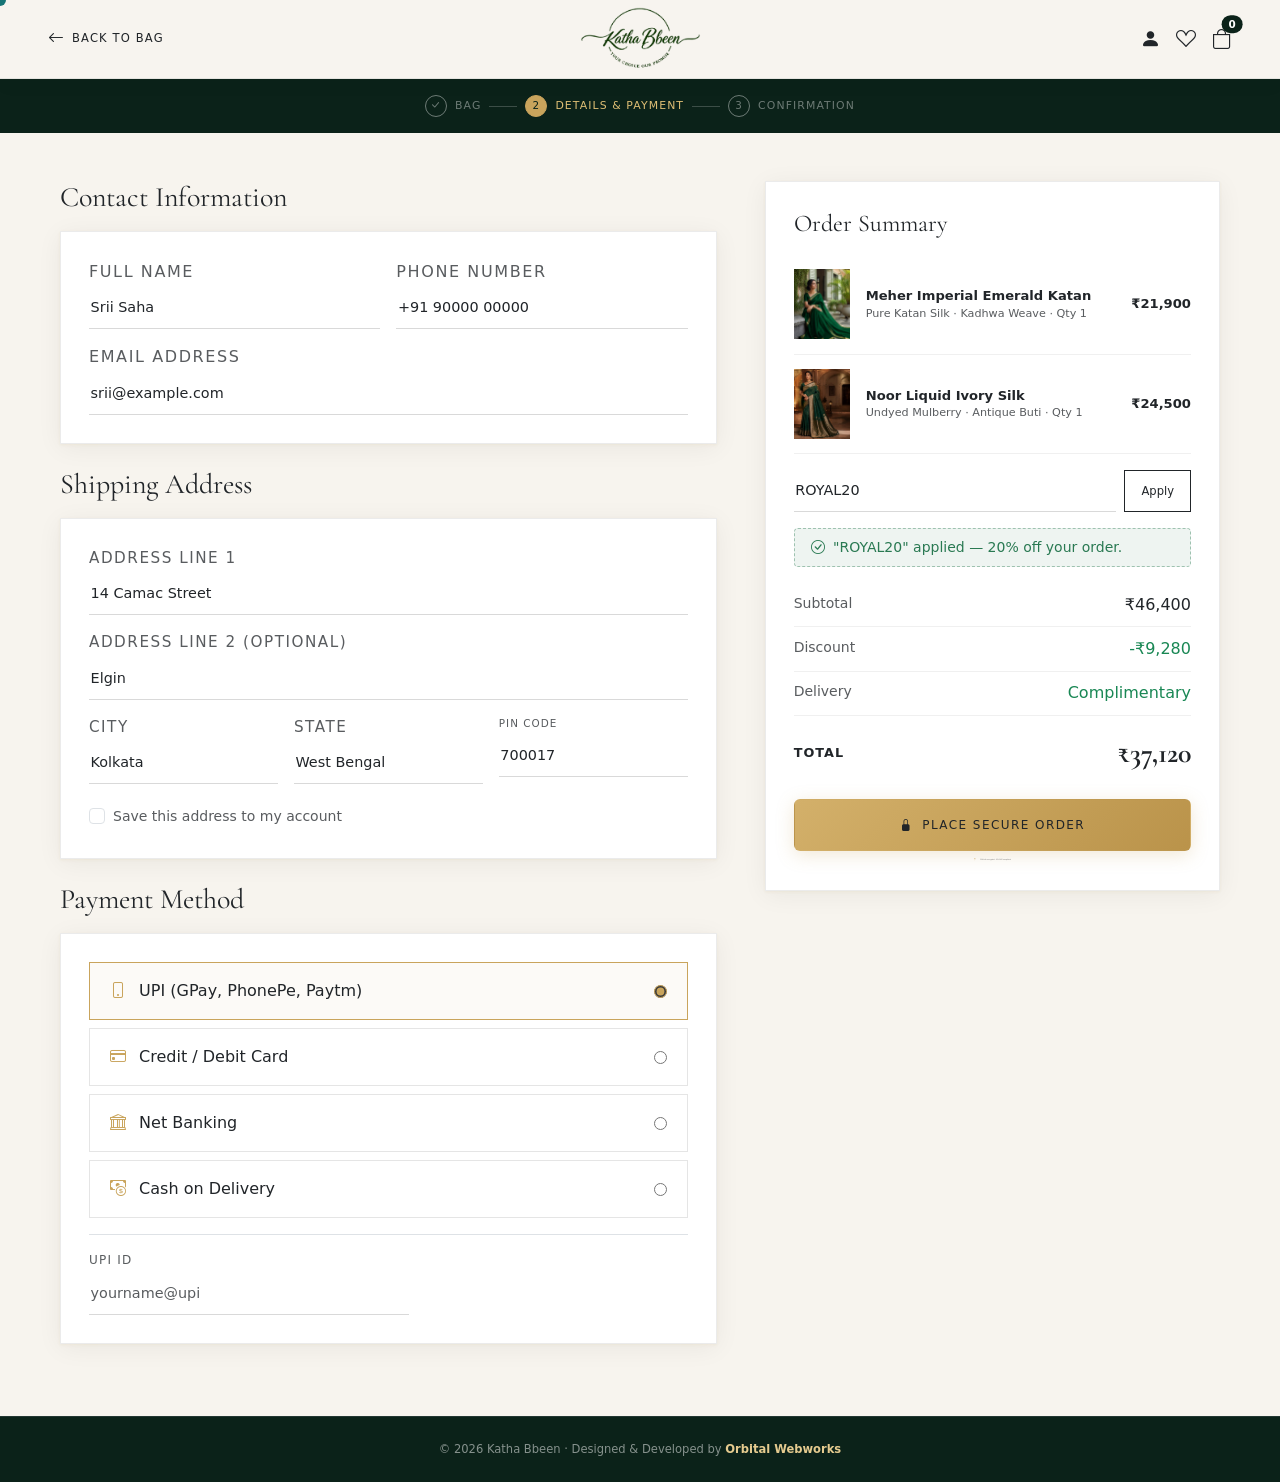
<file: checkout.html>
<!DOCTYPE html>
<html lang="en">

<head>
  <meta charset="UTF-8" />
  <meta name="viewport" content="width=device-width, initial-scale=1.0" />
  <title>Katha Bbeen | Checkout</title>
  <link rel="stylesheet" href="style.css">
  <link href="https://cdn.jsdelivr.net/npm/bootstrap@5.3.3/dist/css/bootstrap.min.css" rel="stylesheet" />
  <link rel="stylesheet" href="https://cdn.jsdelivr.net/npm/bootstrap-icons@1.11.3/font/bootstrap-icons.min.css" />
  <link rel="preconnect" href="https://fonts.googleapis.com">
  <link rel="preconnect" href="https://fonts.gstatic.com" crossorigin>
  <script src="https://cdnjs.cloudflare.com/ajax/libs/gsap/3.12.5/gsap.min.js"></script>
  <link
    href="https://fonts.googleapis.com/css2?family=Cormorant+Garamond:ital,wght@0,300;0,400;0,500;0,600;0,700;1,400;1,600&family=Plus+Jakarta+Sans:wght@300;400;500;600;700&display=swap"
    rel="stylesheet">

  <style>
    body {
      overflow-x: hidden;
    }
    .co-card {
  background: #fff;
  border: 1px solid rgba(0, 0, 0, 0.08);
  padding: 1.75rem;
  box-shadow: 0 4px 24px rgba(11, 34, 25, 0.06), 0 1px 3px rgba(201, 164, 92, 0.1);
}
    /* Step indicator */
    .checkout-steps {
      display: flex;
      align-items: center;
      justify-content: center;
      gap: 0.5rem;
    }

    .checkout-step {
      display: flex;
      align-items: center;
      gap: 0.5rem;
      color: rgba(255, 255, 255, 0.4);
      font-size: 0.68rem;
      letter-spacing: 0.1em;
      text-transform: uppercase;
    }

    .checkout-step.active {
      color: #dfbf75;
    }

    .checkout-step-num {
      width: 22px;
      height: 22px;
      border-radius: 50%;
      border: 1px solid currentColor;
      display: flex;
      align-items: center;
      justify-content: center;
      font-size: 0.65rem;
    }

    .checkout-step.active .checkout-step-num {
      background: #c9a45c;
      color: #0b2219;
      border-color: #c9a45c;
    }

    .checkout-step-sep {
      width: 28px;
      height: 1px;
      background: rgba(255, 255, 255, 0.2);
    }

    /* Form */
    .co-card {
      background: #fff;
      border: 1px solid rgba(0, 0, 0, 0.08);
      padding: 1.75rem;
    }

    .co-input {
      border: none;
      border-bottom: 1px solid rgba(0, 0, 0, 0.15);
      border-radius: 0;
      padding: 0.6rem 0.1rem;
      font-size: 0.9rem;
      background: transparent;
    }

    .co-input:focus {
      box-shadow: none;
      border-bottom-color: #c9a45c;
      outline: none;
    }

    .co-radio-card {
      border: 1px solid rgba(0, 0, 0, 0.1);
      padding: 1rem 1.25rem;
      cursor: pointer;
      transition: border-color 0.2s ease, background 0.2s ease;
    }

    .co-radio-card:hover {
      border-color: rgba(201, 164, 92, 0.5);
    }

    .co-radio-card.selected {
      border-color: #c9a45c;
      background: rgba(201, 164, 92, 0.05);
    }

    .co-radio-card input {
      accent-color: #c9a45c;
    }

    .co-item-row {
      padding: 0.9rem 0;
      border-bottom: 1px solid rgba(0, 0, 0, 0.06);
    }

    .co-summary-line {
      padding: 0.6rem 0;
      border-bottom: 1px solid rgba(0, 0, 0, 0.06);
    }

    .co-summary-line:last-of-type {
      border-bottom: none;
    }

    .co-promo-applied {
      background: rgba(41, 121, 82, 0.08);
      border: 1px dashed rgba(41, 121, 82, 0.4);
      color: #297952;
    }
  </style>
</head>

<body>

  <!-- NAVBAR (minimal, distraction-free checkout) -->
  <header>
    <nav class="navbar navbar-expand-lg navbar-glass sticky-top py-4">
      <div class="container-fluid px-lg-5 position-relative">
        <a href="wishlist.html" class="d-flex align-items-center text-dark text-decoration-none" style="z-index:1020;">
          <i class="bi bi-arrow-left me-2"></i>
          <span class="small text-uppercase" style="letter-spacing:0.1em; font-size:0.72rem;">Back to Bag</span>
        </a>

        <a class="navbar-brand position-absolute start-50 translate-middle-x m-0 p-0 d-flex align-items-center justify-content-center"
          href="index.html" style="z-index: 1020;">
          <img src="asset/ChatGPT_Image_Sep_7__2026__12_41_00_PM__1_-removebg-preview.png" alt="Katha Bbeen"
            style="height: 84px; max-width: 140px; object-fit: contain;">
        </a>

        <div class="d-flex align-items-center gap-3 ms-auto" style="z-index: 1021;">
           <button onclick="window.location.href='/account.html'"
            class="btn btn-link text-dark p-0 border-0 d-none d-sm-block" aria-label="Account"><i
              class="bi bi-person-fill fs-5"></i></button>
          <button class="btn btn-link text-dark p-0 border-0 d-none d-sm-block" aria-label="Wishlist"><i
              class="bi bi-suit-heart fs-5"></i></button>
          <button class="btn btn-link text-dark p-0 border-0 position-relative" data-bs-toggle="offcanvas"
            data-bs-target="#bagOffcanvas" aria-label="Shopping Bag">
            <i class="bi bi-bag fs-5"></i>
            <span id="bagCountBadge" class="position-absolute top-0 start-100 translate-middle badge rounded-pill"
              style="background-color: var(--kb-primary) !important; font-size: 0.65rem;">
              0
            </span>
          </button>
        </div>
      </div>
    </nav>
  </header>

  <!-- STEP INDICATOR -->
  <section class="py-3" style="background: #0b2219;">
    <div class="checkout-steps">
      <div class="checkout-step">
        <span class="checkout-step-num"><i class="bi bi-check-lg"></i></span> Bag
      </div>
      <div class="checkout-step-sep"></div>
      <div class="checkout-step active">
        <span class="checkout-step-num">2</span> Details &amp; Payment
      </div>
      <div class="checkout-step-sep"></div>
      <div class="checkout-step">
        <span class="checkout-step-num">3</span> Confirmation
      </div>
    </div>
  </section>

  <main>
    <section class="py-5 bg-kb-cream px-3 px-lg-5">
      <div class="container-fluid max-w-1480">
        <form id="checkoutForm">
          <div class="row g-5">

            <!-- LEFT: Details -->
            <div class="col-lg-7">

              <!-- Contact -->
              <h3 class="font-serif fw-normal mb-3">Contact Information</h3>
              <div class="co-card mb-4">
                <div class="row g-3">
                  <div class="col-md-6">
                    <label class="text-muted text-uppercase mb-1 d-block" style="font-size:1rem;letter-spacing:0.1em;">Full Name</label>
                    <input type="text" class="form-control co-input" required value="Srii Saha">
                  </div>
                  <div class="col-md-6">
                    <label class="text-muted text-uppercase mb-1 d-block" style="font-size:1rem;letter-spacing:0.1em;">Phone Number</label>
                    <input type="tel" class="form-control co-input" required value="+91 90000 00000">
                  </div>
                  <div class="col-12">
                    <label class="text-muted text-uppercase mb-1 d-block" style="font-size:1rem;letter-spacing:0.1em;">Email Address</label>
                    <input type="email" class="form-control co-input" required value="srii@example.com">
                  </div>
                </div>
              </div>

              <!-- Shipping Address -->
              <h3 class="font-serif fw-normal mb-3">Shipping Address</h3>
              <div class="co-card mb-4">
                <div class="row g-3">
                  <div class="col-12">
                    <label class="text-muted text-uppercase mb-1 d-block" style="font-size:0.95rem;letter-spacing:0.1em;">Address Line 1</label>
                    <input type="text" class="form-control co-input" required value="14 Camac Street">
                  </div>
                  <div class="col-12">
                    <label class="text-muted text-uppercase mb-1 d-block" style="font-size:0.95rem;letter-spacing:0.1em;">Address Line 2 (optional)</label>
                    <input type="text" class="form-control co-input" value="Elgin">
                  </div>
                  <div class="col-md-4">
                    <label class="text-muted text-uppercase mb-1 d-block" style="font-size:0.95rem;letter-spacing:0.1em;">City</label>
                    <input type="text" class="form-control co-input" required value="Kolkata">
                  </div>
                  <div class="col-md-4">
                    <label class="text-muted text-uppercase mb-1 d-block" style="font-size:0.95rem;letter-spacing:0.1em;">State</label>
                    <input type="text" class="form-control co-input" required value="West Bengal">
                  </div>
                  <div class="col-md-4">
                    <label class="text-muted text-uppercase mb-1 d-block" style="font-size:0.65rem;letter-spacing:0.1em;">PIN Code</label>
                    <input type="text" class="form-control co-input" required value="700017">
                  </div>
                  <div class="col-12 pt-1">
                    <div class="form-check">
                      <input class="form-check-input" type="checkbox" id="saveAddressCheck" style="accent-color:#c9a45c;">
                      <label class="form-check-label small text-muted" for="saveAddressCheck">Save this address to my account</label>
                    </div>
                  </div>
                </div>
              </div>

              <!-- Payment Method -->
              <h3 class="font-serif fw-normal mb-3">Payment Method</h3>
              <div class="co-card mb-4">
                <div class="d-grid gap-2">
                  <label class="co-radio-card selected d-flex align-items-center justify-content-between" data-pay="upi">
                    <span><i class="bi bi-phone me-2 text-kb-gold"></i> UPI (GPay, PhonePe, Paytm)</span>
                    <input type="radio" name="payMethod" value="upi" checked>
                  </label>
                  <label class="co-radio-card d-flex align-items-center justify-content-between" data-pay="card">
                    <span><i class="bi bi-credit-card me-2 text-kb-gold"></i> Credit / Debit Card</span>
                    <input type="radio" name="payMethod" value="card">
                  </label>
                  <label class="co-radio-card d-flex align-items-center justify-content-between" data-pay="netbanking">
                    <span><i class="bi bi-bank me-2 text-kb-gold"></i> Net Banking</span>
                    <input type="radio" name="payMethod" value="netbanking">
                  </label>
                  <label class="co-radio-card d-flex align-items-center justify-content-between" data-pay="cod">
                    <span><i class="bi bi-cash-coin me-2 text-kb-gold"></i> Cash on Delivery</span>
                    <input type="radio" name="payMethod" value="cod">
                  </label>
                </div>

                <!-- Conditional fields -->
                <div id="payFieldsUpi" class="mt-3 pt-3 border-top">
                  <label class="text-muted text-uppercase mb-1 d-block" style="font-size:0.75rem;letter-spacing:0.1em;">UPI ID</label>
                  <input type="text" class="form-control co-input" placeholder="yourname@upi" style="max-width:320px;">
                </div>
                <div id="payFieldsCard" class="mt-3 pt-3 border-top d-none">
                  <div class="row g-3">
                    <div class="col-12">
                      <label class="text-muted text-uppercase mb-1 d-block" style="font-size:0.65rem;letter-spacing:0.1em;">Card Number</label>
                      <input type="text" class="form-control co-input" placeholder="1234 5678 9012 3456">
                    </div>
                    <div class="col-6">
                      <label class="text-muted text-uppercase mb-1 d-block" style="font-size:0.65rem;letter-spacing:0.1em;">Expiry</label>
                      <input type="text" class="form-control co-input" placeholder="MM / YY">
                    </div>
                    <div class="col-6">
                      <label class="text-muted text-uppercase mb-1 d-block" style="font-size:0.65rem;letter-spacing:0.1em;">CVV</label>
                      <input type="text" class="form-control co-input" placeholder="•••">
                    </div>
                  </div>
                </div>
              </div>

            </div>

            <!-- RIGHT: Order Summary -->
            <div class="col-lg-5">
              <div class="co-card position-sticky" style="top: 110px;">
                <h4 class="font-serif fw-normal mb-3">Order Summary</h4>
                <div id="checkoutItemsList"></div>

                <!-- Promo -->
                <div class="d-flex gap-2 my-3">
                  <input type="text" id="promoInput" class="form-control co-input" placeholder="Promo code" value="ROYAL20">
                  <button type="button" class="btn btn-outline-dark rounded-0 px-3" style="font-size:0.72rem;" onclick="applyPromo()">Apply</button>
                </div>
                <div id="promoAppliedNote" class="co-promo-applied rounded-1 px-3 py-2 mb-3 small d-none">
                  <i class="bi bi-check-circle me-1"></i> <span id="promoAppliedText"></span>
                </div>

                <div class="co-summary-line d-flex justify-content-between">
                  <span class="text-muted small">Subtotal</span>
                  <span id="sumSubtotal">₹0</span>
                </div>
                <div class="co-summary-line d-flex justify-content-between">
                  <span class="text-muted small">Discount</span>
                  <span class="text-success" id="sumDiscount">-₹0</span>
                </div>
                <div class="co-summary-line d-flex justify-content-between">
                  <span class="text-muted small">Delivery</span>
                  <span class="text-success">Complimentary</span>
                </div>
                <div class="co-summary-line d-flex justify-content-between align-items-center pt-3">
                  <span class="fw-semibold text-uppercase" style="font-size:0.8rem; letter-spacing:0.08em;">Total</span>
                  <span class="font-serif fw-bold fs-3" id="sumTotal">₹0</span>
                </div>

                <button type="submit" class="btn btn-kb-gold w-100 py-3 mt-3 text-uppercase" style="font-size:0.75rem; letter-spacing:0.12em;" id="placeOrderBtn">
                  <i class="bi bi-lock-fill me-1"></i> Place Secure Order
                </button>
                <p class="text-muted text-center mt-2 mb-0" style="font-size:0.10rem;">
                  <i class="bi bi-shield-check text-kb-gold me-1"></i> 256-bit encrypted · PCI-DSS compliant
                </p>
              </div>
            </div>

          </div>
        </form>
      </div>
    </section>
  </main>
   <div class="custom-cursor" id="customCursor">

    </div>

  <!-- Minimal footer -->
  <footer class="bg-kb-primary text-white-50 py-4 px-3 px-lg-5 text-center border-top border-secondary border-opacity-25">
    <p class="small mb-0" style="font-size:0.72rem;">&copy; 2026 Katha Bbeen · Designed &amp; Developed by
      <a href="https://www.orbitalwebworks.com/" class="text-kb-gold-light text-decoration-none fw-semibold">Orbital Webworks</a>
    </p>
  </footer>

  <script>
    // ==========================
    // MOCK CART — swap with real cart/session data
    // ==========================
    const cartItems = [
      { name: "Meher Imperial Emerald Katan", weave: "Pure Katan Silk · Kadhwa Weave", price: 21900, qty: 1, image: "asset/collection-silk-haKidXNd.jpg" },
      { name: "Noor Liquid Ivory Silk", weave: "Undyed Mulberry · Antique Buti", price: 24500, qty: 1, image: "asset/katha-hero-Bf1Rq-sY.jpg" }
    ];

    let discountPercent = 0;
    const validPromos = { "ROYAL20": 20 };

    function formatINR(num) { return '₹' + Math.round(num).toLocaleString('en-IN'); }

    function renderCheckoutItems() {
      const list = document.getElementById("checkoutItemsList");
      list.innerHTML = cartItems.map(item => `
        <div class="co-item-row d-flex gap-3 align-items-center">
          <img src="${item.image}" onerror="this.src='https://images.unsplash.com/photo-1610030469983-98e550d6193c?auto=format&fit=crop&w=200&q=80'"
               class="object-fit-cover" width="56" height="70" alt="${item.name}" />
          <div class="flex-grow-1">
            <p class="mb-0 fw-semibold" style="font-size:0.82rem;">${item.name}</p>
            <p class="text-muted mb-0" style="font-size:0.7rem;">${item.weave} · Qty ${item.qty}</p>
          </div>
          <span class="fw-semibold" style="font-size:0.82rem;">${formatINR(item.price * item.qty)}</span>
        </div>
      `).join('');
      updateTotals();
    }

    function updateTotals() {
      const subtotal = cartItems.reduce((sum, i) => sum + i.price * i.qty, 0);
      const discount = subtotal * (discountPercent / 100);
      const total = subtotal - discount;
      document.getElementById("sumSubtotal").textContent = formatINR(subtotal);
      document.getElementById("sumDiscount").textContent = "-" + formatINR(discount);
      document.getElementById("sumTotal").textContent = formatINR(total);
    }

    function applyPromo() {
      const code = document.getElementById("promoInput").value.trim().toUpperCase();
      const note = document.getElementById("promoAppliedNote");
      const noteText = document.getElementById("promoAppliedText");

      if (validPromos[code]) {
        discountPercent = validPromos[code];
        note.classList.remove("d-none");
        noteText.textContent = `"${code}" applied — ${discountPercent}% off your order.`;
      } else {
        discountPercent = 0;
        note.classList.remove("d-none");
        note.classList.remove("co-promo-applied");
        note.style.background = "rgba(192,102,94,0.08)";
        note.style.borderColor = "rgba(192,102,94,0.4)";
        note.style.color = "#c0665e";
        noteText.innerHTML = `<i class="bi bi-x-circle me-1"></i> Invalid or expired promo code.`;
      }
      updateTotals();
    }

    // Payment method switching
    document.querySelectorAll('.co-radio-card').forEach(card => {
      card.addEventListener('click', () => {
        document.querySelectorAll('.co-radio-card').forEach(c => c.classList.remove('selected'));
        card.classList.add('selected');
        card.querySelector('input[type="radio"]').checked = true;

        document.getElementById('payFieldsUpi').classList.toggle('d-none', card.dataset.pay !== 'upi');
        document.getElementById('payFieldsCard').classList.toggle('d-none', card.dataset.pay !== 'card');
      });
    });

    // Submit → mock payment processing → redirect to success page
    document.getElementById("checkoutForm").addEventListener("submit", (e) => {
      e.preventDefault();
      const btn = document.getElementById("placeOrderBtn");
      btn.disabled = true;
      btn.innerHTML = '<span class="spinner-border spinner-border-sm me-2"></span> Processing Payment...';

      setTimeout(() => {
        window.location.href = "success.html";
      }, 1800);
    });

    document.addEventListener("DOMContentLoaded", () => {
      renderCheckoutItems();
      applyPromo(); 
    });

       const cursor = document.getElementById('customCursor');
const canHover = window.matchMedia("(hover: hover) and (pointer: fine)").matches;

if (canHover && cursor) {
    window.addEventListener('mousemove', (e) => {
        gsap.to(cursor, { x: e.clientX, y: e.clientY, duration: 0.15, ease: "power2.out" });
    });

    document.addEventListener('mouseenter', (e) => {
        const target = e.target.closest && e.target.closest('.zoom-hover');
        if (target) cursor.classList.add('active');
    }, true);

    document.addEventListener('mouseleave', (e) => {
        const target = e.target.closest && e.target.closest('.zoom-hover');
        if (target) cursor.classList.remove('active');
    }, true);
}
  </script>
</body>

</html>
</file>
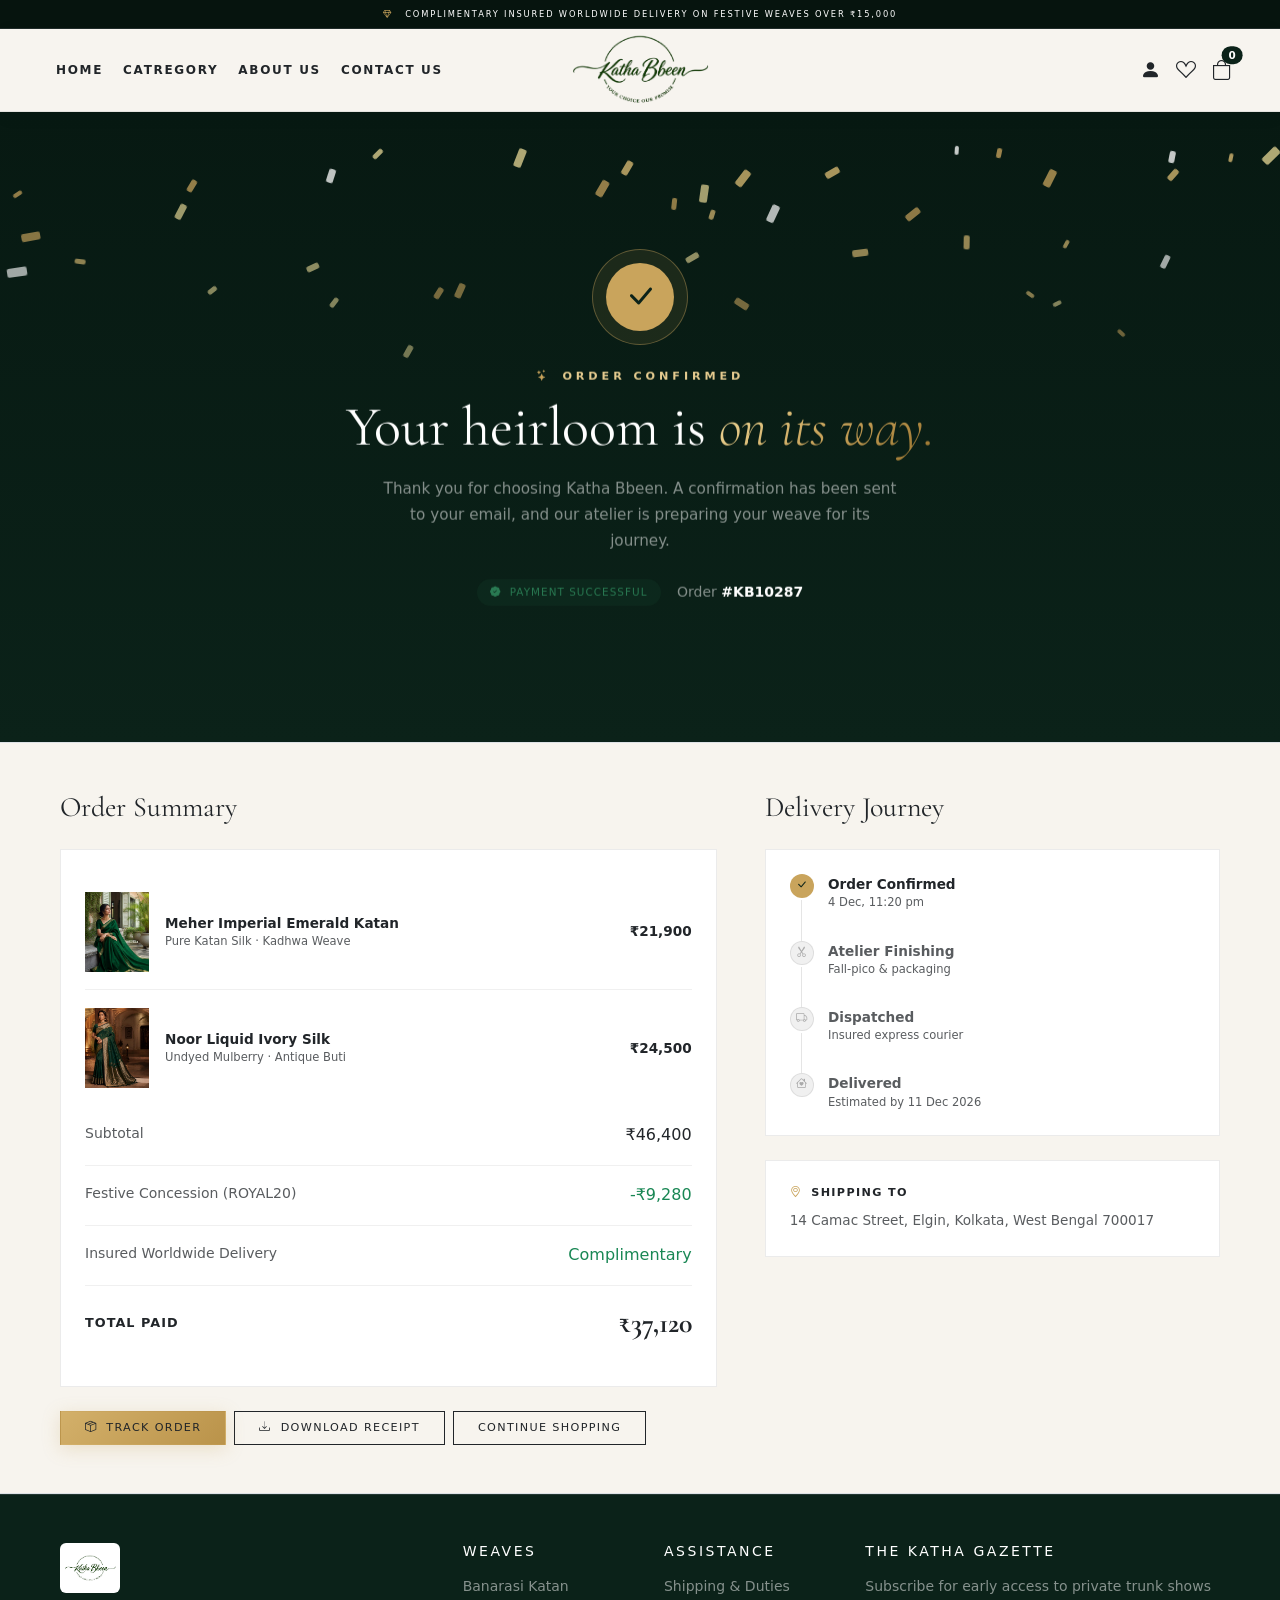
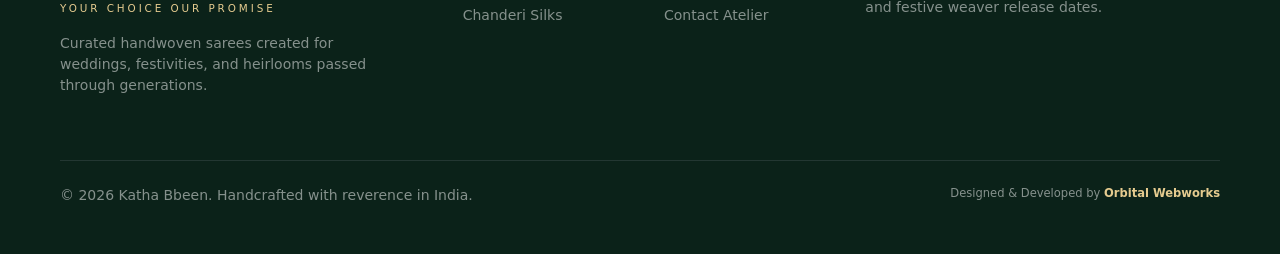
<file: success.html>
<!DOCTYPE html>
<html lang="en">

<head>
  <meta charset="UTF-8" />
  <meta name="viewport" content="width=device-width, initial-scale=1.0" />
  <title>Katha Bbeen | Order Confirmed</title>
  <link rel="stylesheet" href="style.css">
  <link href="https://cdn.jsdelivr.net/npm/bootstrap@5.3.3/dist/css/bootstrap.min.css" rel="stylesheet" />
  <link rel="stylesheet" href="https://cdn.jsdelivr.net/npm/bootstrap-icons@1.11.3/font/bootstrap-icons.min.css" />
  <link rel="preconnect" href="https://fonts.googleapis.com">
  <link rel="preconnect" href="https://fonts.gstatic.com" crossorigin>
  <script src="https://cdnjs.cloudflare.com/ajax/libs/gsap/3.12.5/gsap.min.js"></script>
  <link
    href="https://fonts.googleapis.com/css2?family=Cormorant+Garamond:ital,wght@0,300;0,400;0,500;0,600;0,700;1,400;1,600&family=Plus+Jakarta+Sans:wght@300;400;500;600;700&display=swap"
    rel="stylesheet">

  <style>
    body {
      overflow-x: hidden;
    }

    .success-wrap {
      background: linear-gradient(180deg, #071912 0%, #0b2219 100%);
      min-height: 70vh;
      display: flex;
      align-items: center;
      position: relative;
      overflow: hidden;
    }

    .success-check-ring {
      width: 96px;
      height: 96px;
      border-radius: 50%;
      background: rgba(201, 164, 92, 0.1);
      border: 1.5px solid rgba(201, 164, 92, 0.4);
      display: flex;
      align-items: center;
      justify-content: center;
      margin: 0 auto;
    }

    .success-check-circle {
      width: 68px;
      height: 68px;
      border-radius: 50%;
      background: #c9a45c;
      display: flex;
      align-items: center;
      justify-content: center;
      font-size: 2rem;
      color: #0b2219;
    }

    .order-summary-card {
      background: #fff;
      border: 1px solid rgba(0, 0, 0, 0.08);
    }

    .order-summary-row {
      padding: 1.1rem 0;
      border-bottom: 1px solid rgba(0, 0, 0, 0.06);
    }

    .order-summary-row:last-child {
      border-bottom: none;
    }

    .order-meta-pill {
      font-size: 0.65rem;
      letter-spacing: 0.1em;
      text-transform: uppercase;
      padding: 0.35rem 0.85rem;
      border-radius: 30px;
      background: rgba(41, 121, 82, 0.1);
      color: #297952;
      display: inline-block;
    }

    .tracking-step {
      display: flex;
      align-items: flex-start;
      gap: 0.9rem;
      position: relative;
      padding-bottom: 1.8rem;
    }

    .tracking-step:last-child {
      padding-bottom: 0;
    }

    .tracking-step::before {
      content: '';
      position: absolute;
      left: 11px;
      top: 26px;
      bottom: 0;
      width: 1px;
      background: rgba(0, 0, 0, 0.1);
    }

    .tracking-step:last-child::before {
      display: none;
    }

    .tracking-dot {
      width: 24px;
      height: 24px;
      border-radius: 50%;
      flex-shrink: 0;
      display: flex;
      align-items: center;
      justify-content: center;
      font-size: 0.7rem;
      z-index: 1;
    }

    .tracking-dot.done {
      background: #c9a45c;
      color: #0b2219;
    }

    .tracking-dot.pending {
      background: #f0f0f0;
      color: #aaa;
      border: 1px solid rgba(0, 0, 0, 0.08);
    }

    .confetti-particle {
      position: absolute;
      top: -10%;
      border-radius: 2px;
      opacity: 0.9;
    }
  </style>
</head>

<body>

  <!-- Announcement Bar -->
  <aside class="bg-kb-primary-dark text-center py-2 text-white border-bottom border-secondary border-opacity-25"
    style="font-size: 0.52rem; letter-spacing: 0.22em; text-transform: uppercase;background-color: green;">
    <i class="bi bi-gem text-kb-gold me-2"></i> Complimentary insured worldwide delivery on festive weaves over ₹15,000
  </aside>

  <!-- NAVBAR -->
  <header>
    <nav class="navbar navbar-expand-lg navbar-glass sticky-top py-4">
      <div class="container-fluid px-lg-5 position-relative">

        <!-- Left: Hamburger (Mobile) & Nav Menu (Desktop) -->
        <div class="d-flex align-items-center">
          <button class="navbar-toggler border-0 shadow-none p-0 d-lg-none" type="button" data-bs-toggle="offcanvas"
            data-bs-target="#navMenu" aria-controls="navMenu" aria-label="Toggle navigation">
            <i class="bi bi-list fs-1 text-dark"></i>
          </button>

          <!-- Navigation Drawer -->
          <div class="offcanvas offcanvas-start" tabindex="-1" id="navMenu" aria-labelledby="navMenuLabel">
            <div class="offcanvas-header border-bottom py-3 d-lg-none" style="background-color: var(--kb-cream);">
              <div class="d-flex align-items-center gap-2">
                <div>
                  <a class="d-flex align-items-center justify-content-center" href="#" style="z-index: 1020;">
                    <img src="asset/ChatGPT_Image_Sep_7__2026__12_41_00_PM__1_-removebg-preview.png" alt="Katha Bbeen"
                      style="height: 70px; max-width: 460px; object-fit: contain;">
                  </a>
                </div>
              </div>
              <button type="button" class="btn-close shadow-none" data-bs-dismiss="offcanvas"
                aria-label="Close"></button>
            </div>

            <div class="offcanvas-body p-4 p-lg-0">
              <ul class="navbar-nav gap-lg-1 text-uppercase fw-semibold"
                style="font-size: 0.75rem; letter-spacing: 0.14em;">
                <li class="nav-item py-2 py-lg-0"><a class="nav-link text-dark px-2" href="index.html">Home</a></li>
                <li class="nav-item py-2 py-lg-0"><a class="nav-link text-dark px-2" href="category.html">Catregory</a>
                </li>
                <li class="nav-item py-2 py-lg-0"><a class="nav-link text-dark px-2" href="about.html">About Us</a></li>
                <li class="nav-item py-2 py-lg-0"><a class="nav-link text-dark px-2" href="contact.html">Contact Us</a>
                </li>
              </ul>

              <div class="d-lg-none mt-auto pt-4 border-top">
                <p class="text-uppercase text-muted fw-bold mb-2" style="font-size: 0.65rem; letter-spacing: 0.2em;">
                  Atelier Assistance</p>
                <p class="small text-muted mb-2"><i class="bi bi-whatsapp text-success me-2"></i>+91 000000000</p>
                <p class="small text-muted mb-0"><i class="bi bi-envelope me-2"></i>email@kathabbeen.com</p>
              </div>
            </div>
          </div>
        </div>

        <!-- Center: Mathematically Centered Logo -->
        <a class="navbar-brand position-absolute start-50 translate-middle-x m-0 p-0 d-flex align-items-center justify-content-center"
          href="index.html" style="z-index: 1020;">
          <img src="asset/ChatGPT_Image_Sep_7__2026__12_41_00_PM__1_-removebg-preview.png" alt="Katha Bbeen"
            style="height: 98px; max-width: 160px; object-fit: contain;">
        </a>

        <!-- Right: Actions -->
        <div class="d-flex align-items-center gap-3 ms-auto" style="z-index: 1021;">
                     <button onclick="window.location.href='/account.html'"
            class="btn btn-link text-dark p-0 border-0 d-none d-sm-block" aria-label="Account"><i
              class="bi bi-person-fill fs-5"></i></button>
                    <button onclick="window.location.href='/wishlist.html'"
                        class="btn btn-link text-dark p-0 border-0 d-none d-sm-block" aria-label="Wishlist"><i
                            class="bi bi-suit-heart fs-5"></i></button>
                    <button class="btn btn-link text-dark p-0 border-0 position-relative" data-bs-toggle="offcanvas"
                        data-bs-target="#bagOffcanvas" aria-label="Shopping Bag">
                        <i class="bi bi-bag fs-5"></i>
                        <span id="bagCountBadge"
                            class="position-absolute top-0 start-100 translate-middle badge rounded-pill"
                            style="background-color: var(--kb-primary) !important; font-size: 0.65rem;">
                            0
                        </span>
                    </button>
                </div>

      </div>
    </nav>
  </header>

  <main>
    <!-- SUCCESS HERO -->
    <section class="success-wrap py-5 px-3 px-lg-5">
      <div id="confettiLayer" class="position-absolute top-0 start-0 w-100 h-100" style="pointer-events:none; z-index:1;"></div>
      <div class="container-fluid max-w-1480 text-center position-relative" style="z-index:2;">
        <div class="reveal-item" id="checkWrap">
          <div class="success-check-ring">
            <div class="success-check-circle">
              <i class="bi bi-check-lg"></i>
            </div>
          </div>
        </div>

        <p class="text-kb-gold-light text-uppercase fw-bold mt-4 mb-2 reveal-item"
          style="font-size: 0.7rem; letter-spacing: 0.35em;">
          <i class="bi bi-stars me-1 text-kb-gold"></i> Order Confirmed
        </p>

        <h1 class="font-serif display-4 fw-normal text-white mb-3 reveal-item">
          Your heirloom is
          <em class="fw-light gold-gradient-text">on its way.</em>
        </h1>

        <p class="text-white-50 mx-auto reveal-item" style="max-width: 520px; font-size: 0.95rem; line-height: 1.7;">
          Thank you for choosing Katha Bbeen. A confirmation has been sent to your email,
          and our atelier is preparing your weave for its journey.
        </p>

        <div class="d-flex align-items-center justify-content-center gap-3 mt-4 reveal-item">
          <span class="order-meta-pill"><i class="bi bi-patch-check-fill me-1"></i> Payment Successful</span>
          <span class="text-white-50 small">Order <strong class="text-white" id="orderIdText">#KB10287</strong></span>
        </div>
      </div>
    </section>

    <!-- ORDER DETAILS -->
    <section class="py-5 bg-kb-cream px-3 px-lg-5 border-top border-bottom">
      <div class="container-fluid max-w-1480">
        <div class="row g-5">

          <!-- Order summary + items -->
          <div class="col-lg-7">
            <h3 class="font-serif fw-normal mb-4">Order Summary</h3>
            <div class="order-summary-card p-4">
              <div id="orderItemsList"></div>

              <div class="order-summary-row d-flex justify-content-between">
                <span class="text-muted small">Subtotal</span>
                <span id="sumSubtotal">₹0</span>
              </div>
              <div class="order-summary-row d-flex justify-content-between">
                <span class="text-muted small">Festive Concession (ROYAL20)</span>
                <span class="text-success" id="sumDiscount">-₹0</span>
              </div>
              <div class="order-summary-row d-flex justify-content-between">
                <span class="text-muted small">Insured Worldwide Delivery</span>
                <span class="text-success">Complimentary</span>
              </div>
              <div class="order-summary-row d-flex justify-content-between align-items-center pt-3">
                <span class="fw-semibold text-uppercase" style="font-size:0.8rem; letter-spacing:0.08em;">Total Paid</span>
                <span class="font-serif fw-bold fs-3" id="sumTotal">₹0</span>
              </div>
            </div>

            <div class="d-flex flex-wrap gap-2 mt-4">
              <button class="btn btn-kb-gold rounded-0 px-4 py-2 text-uppercase" style="font-size:0.7rem;letter-spacing:0.12em;" onclick="window.location.href='account.html'">
                <i class="bi bi-box-seam me-1"></i> Track Order
              </button>
              <button class="btn btn-outline-dark rounded-0 px-4 py-2 text-uppercase" style="font-size:0.7rem;letter-spacing:0.12em;" onclick="window.print()">
                <i class="bi bi-download me-1"></i> Download Receipt
              </button>
              <button class="btn btn-outline-dark rounded-0 px-4 py-2 text-uppercase" style="font-size:0.7rem;letter-spacing:0.12em;" onclick="window.location.href='index.html'">
                Continue Shopping
              </button>
            </div>
          </div>

          <!-- Delivery tracker + address -->
          <div class="col-lg-5">
            <h3 class="font-serif fw-normal mb-4">Delivery Journey</h3>
            <div class="order-summary-card p-4 mb-4">
              <div class="tracking-step">
                <div class="tracking-dot done"><i class="bi bi-check-lg"></i></div>
                <div>
                  <p class="mb-0 fw-semibold" style="font-size:0.85rem;">Order Confirmed</p>
                  <p class="text-muted mb-0" style="font-size:0.72rem;" id="trackConfirmedTime">Just now</p>
                </div>
              </div>
              <div class="tracking-step">
                <div class="tracking-dot pending"><i class="bi bi-scissors"></i></div>
                <div>
                  <p class="mb-0 fw-semibold text-muted" style="font-size:0.85rem;">Atelier Finishing</p>
                  <p class="text-muted mb-0" style="font-size:0.72rem;">Fall-pico & packaging</p>
                </div>
              </div>
              <div class="tracking-step">
                <div class="tracking-dot pending"><i class="bi bi-truck"></i></div>
                <div>
                  <p class="mb-0 fw-semibold text-muted" style="font-size:0.85rem;">Dispatched</p>
                  <p class="text-muted mb-0" style="font-size:0.72rem;">Insured express courier</p>
                </div>
              </div>
              <div class="tracking-step">
                <div class="tracking-dot pending"><i class="bi bi-house-heart"></i></div>
                <div>
                  <p class="mb-0 fw-semibold text-muted" style="font-size:0.85rem;">Delivered</p>
                  <p class="text-muted mb-0" style="font-size:0.72rem;" id="trackEta">Estimated arrival</p>
                </div>
              </div>
            </div>

            <div class="order-summary-card p-4">
              <p class="text-uppercase fw-semibold mb-2" style="font-size:0.7rem;letter-spacing:0.12em;">
                <i class="bi bi-geo-alt text-kb-gold me-1"></i> Shipping To
              </p>
              <p class="text-muted mb-0" style="font-size:0.85rem; line-height:1.6;" id="shipToAddress">
                14 Camac Street, Elgin, Kolkata, West Bengal 700017
              </p>
            </div>
          </div>

        </div>
      </div>
    </section>
  </main>

  <!-- FOOTER -->
  <footer class="bg-kb-primary text-white-50 py-5 px-3 px-lg-5 border-top border-secondary border-opacity-25">
    <div class="container-fluid">
      <div class="row g-5">
        <div class="col-lg-4">
          <div class="d-flex align-items-center gap-2 mb-2">
            <div class="bg-white rounded-2">
              <a class="d-flex align-items-center justify-content-center" href="index.html">
                <img src="asset/ChatGPT_Image_Sep_7__2026__12_41_00_PM__1_-removebg-preview.png" alt="Katha Bbeen"
                  style="height: 50px; max-width: 60px; object-fit: contain;">
              </a>
            </div>
          </div>
          <p class="text-kb-gold-light text-uppercase mb-3" style="font-size: 0.65rem; letter-spacing: 0.28em;">Your Choice Our Promise</p>
          <p class="small text-white-50 pe-lg-4">
            Curated handwoven sarees created for weddings, festivities, and heirlooms passed through generations.
          </p>
        </div>
        <div class="col-6 col-lg-2">
          <h6 class="text-uppercase text-white small mb-3" style="letter-spacing: 0.18em;">Weaves</h6>
          <ul class="list-unstyled small d-grid gap-2">
            <li><a href="#" class="text-white-50 text-decoration-none">Banarasi Katan</a></li>
            <li><a href="#" class="text-white-50 text-decoration-none">Chanderi Silks</a></li>
          </ul>
        </div>
        <div class="col-6 col-lg-2">
          <h6 class="text-uppercase text-white small mb-3" style="letter-spacing: 0.18em;">Assistance</h6>
          <ul class="list-unstyled small d-grid gap-2">
            <li><a href="#" class="text-white-50 text-decoration-none">Shipping & Duties</a></li>
            <li><a href="#" class="text-white-50 text-decoration-none">Contact Atelier</a></li>
          </ul>
        </div>
        <div class="col-lg-4">
          <h6 class="text-uppercase text-white small mb-3" style="letter-spacing: 0.18em;">The Katha Gazette</h6>
          <p class="small text-white-50">Subscribe for early access to private trunk shows and festive weaver release dates.</p>
        </div>
      </div>
      <div class="border-top border-secondary border-opacity-25 mt-5 pt-4 d-flex flex-column flex-md-row justify-content-between small text-white-50">
        <div>&copy; 2026 Katha Bbeen. Handcrafted with reverence in India.</div>
        <div class="text-white-50 mt-2 mt-md-0" style="font-size: 0.72rem;">
          Designed &amp; Developed by <a href="https://www.orbitalwebworks.com/" class="text-kb-gold-light text-decoration-none fw-semibold">Orbital Webworks</a>
        </div>
      </div>
    </div>
  </footer>

  <script>
    // ==========================
    // MOCK ORDER DATA — swap with real order/payment-gateway response
    // ==========================
    const order = {
      id: "KB10287",
      items: [
        { name: "Meher Imperial Emerald Katan", weave: "Pure Katan Silk · Kadhwa Weave", price: 21900, qty: 1, image: "asset/collection-silk-haKidXNd.jpg" },
        { name: "Noor Liquid Ivory Silk", weave: "Undyed Mulberry · Antique Buti", price: 24500, qty: 1, image: "asset/katha-hero-Bf1Rq-sY.jpg" }
      ],
      discountPercent: 20,
      address: "14 Camac Street, Elgin, Kolkata, West Bengal 700017",
      etaDays: 7
    };

    function formatINR(num) { return '₹' + Math.round(num).toLocaleString('en-IN'); }

    function renderOrder() {
      document.getElementById("orderIdText").textContent = `#${order.id}`;
      document.getElementById("shipToAddress").textContent = order.address;

      const list = document.getElementById("orderItemsList");
      list.innerHTML = order.items.map(item => `
        <div class="order-summary-row d-flex gap-3 align-items-center">
          <img src="${item.image}" onerror="this.src='https://images.unsplash.com/photo-1610030469983-98e550d6193c?auto=format&fit=crop&w=200&q=80'"
               class="object-fit-cover" width="64" height="80" alt="${item.name}" />
          <div class="flex-grow-1">
            <p class="mb-0 fw-semibold" style="font-size:0.85rem;">${item.name}</p>
            <p class="text-muted mb-0" style="font-size:0.72rem;">${item.weave}</p>
          </div>
          <span class="fw-semibold" style="font-size:0.85rem;">${formatINR(item.price * item.qty)}</span>
        </div>
      `).join('');

      const subtotal = order.items.reduce((sum, i) => sum + i.price * i.qty, 0);
      const discount = subtotal * (order.discountPercent / 100);
      const total = subtotal - discount;

      document.getElementById("sumSubtotal").textContent = formatINR(subtotal);
      document.getElementById("sumDiscount").textContent = "-" + formatINR(discount);
      document.getElementById("sumTotal").textContent = formatINR(total);

      const eta = new Date();
      eta.setDate(eta.getDate() + order.etaDays);
      document.getElementById("trackEta").textContent = `Estimated by ${eta.toLocaleDateString('en-IN', { day: 'numeric', month: 'short', year: 'numeric' })}`;
      document.getElementById("trackConfirmedTime").textContent = new Date().toLocaleString('en-IN', { day: 'numeric', month: 'short', hour: '2-digit', minute: '2-digit' });
    }

    // ==========================
    // ENTRANCE + CONFETTI
    // ==========================
    function playSuccessAnimation() {
      const tl = gsap.timeline({ defaults: { ease: "power3.out" } });
      tl.fromTo("#checkWrap", { opacity: 0, scale: 0.6 }, { opacity: 1, scale: 1, duration: 0.6 })
        .fromTo(".success-check-circle", { scale: 0 }, { scale: 1, duration: 0.4, ease: "back.out(2)" }, "-=0.3")
        .fromTo("section.success-wrap .reveal-item", { opacity: 0, y: 20 }, { opacity: 1, y: 0, duration: 0.6, stagger: 0.1 }, "-=0.2");

      spawnConfetti();
    }

    function spawnConfetti() {
      const layer = document.getElementById("confettiLayer");
      const colors = ["#c9a45c", "#dfbf75", "#e1d392", "#ffffff"];
      for (let i = 0; i < 40; i++) {
        const piece = document.createElement("div");
        piece.className = "confetti-particle";
        const size = 4 + Math.random() * 5;
        piece.style.width = size + "px";
        piece.style.height = (size * 2.2) + "px";
        piece.style.left = Math.random() * 100 + "%";
        piece.style.background = colors[Math.floor(Math.random() * colors.length)];
        layer.appendChild(piece);

        gsap.to(piece, {
          y: window.innerHeight * 0.75,
          x: (Math.random() - 0.5) * 120,
          rotation: Math.random() * 360,
          opacity: 0,
          duration: 2 + Math.random() * 1.5,
          delay: Math.random() * 0.4,
          ease: "power1.in",
          onComplete: () => piece.remove()
        });
      }
    }

    document.addEventListener("DOMContentLoaded", () => {
      renderOrder();
      playSuccessAnimation();
    });
  </script>
</body>

</html>
</file>
<file: style.css>
:root {
  --kb-primary: #0d281e;
  /* Deep Royal Forest Emerald */
  --kb-primary-dark: #071711;
  /* Midnight Jade */
  --kb-primary-light: #184232;
  /* Bottle Green */
  --kb-gold: #c9a45c;
  /* Antique Gold */
  --kb-gold-light: #ddc67d;
  /* Champagne Gold */
  --kb-gold-dark: #967431;
  --kb-cream: #dfdedb;
  /* Raw Silk Off-White */
  --kb-surface: #ffffff;
  --kb-border: #f0e2c7;
  --kb-text-muted: #6e7771;
  --kb-glow: rgba(201, 164, 92, 0.4);
  --kb-primary: #0f2e22;
  /* Deep Royal Emerald */
  --kb-primary-dark: #091c14;
  /* Midnight Green */
  --kb-primary-light: #184232;
  /* Forest Jade */
  --kb-gold: #c9a45c;
  /* Antique Royal Gold */
  --kb-gold-light: #e6c88b;
  /* Champagne Glow */
  --kb-gold-dark: #9c7b39;
  /* Burnished Bronze */
  --kb-cream: #faf8f5;
  /* Soft Linen / Ivory */
  --kb-surface: #ffffff;
  --kb-text-muted: #6e7570;
  --kb-border-gold: rgba(201, 164, 92, 0.28);
}

html {
  scroll-behavior: smooth;
}

body {
  font-family: 'Plus Jakarta Sans', sans-serif;
  background-color: var(--kb-cream);
  color: #1a241e;
  overflow-x: hidden;
}

::selection {
  background: var(--kb-gold);
  color: #071711;
}

/* Cinematic Ken Burns Smooth Zoom */
@keyframes craftKenBurns {
  0% {
    transform: scale(1);
  }

  50% {
    transform: scale(1.08) translateY(-8px);
  }

  100% {
    transform: scale(1);
  }
}

.hero {}

.craft-banner-img {
  animation: craftKenBurns 20s ease-in-out infinite alternate;
  will-change: transform;
}

/* Pause animation if user hovers */
.craft-banner-wrapper:hover .craft-banner-img {
  animation-play-state: paused;
}

.font-serif {
  font-family: 'Cormorant Garamond', Georgia, serif;
}

/* Keyframe Animations */
@keyframes goldSheen {
  0% {
    background-position: -200% center;
  }

  100% {
    background-position: 200% center;
  }
}

@keyframes pulseGlow {

  0%,
  100% {
    box-shadow: 0 0 15px rgba(201, 164, 92, 0.25);
  }

  50% {
    box-shadow: 0 0 30px rgba(201, 164, 92, 0.6);
  }
}

@keyframes floatSlow {

  0%,
  100% {
    transform: translateY(0px);
  }

  50% {
    transform: translateY(-8px);
  }
}

@keyframes marqueeScroll {
  0% {
    transform: translateX(0);
  }

  100% {
    transform: translateX(-50%);
  }
}

@keyframes preloaderSpin {
  100% {
    transform: rotate(360deg);
  }
}

@keyframes preloaderBar {
  0% {
    left: -50%;
    width: 30%;
  }

  50% {
    width: 60%;
  }

  100% {
    left: 110%;
    width: 20%;
  }
}

/* Luxury Preloader */
.kb-preloader {
  position: fixed;
  inset: 0;
  background: radial-gradient(circle at center, #858988 0%, #2a463b 100%);
  z-index: 99999;
  display: flex;
  align-items: center;
  justify-content: center;
  transition: opacity 0.8s cubic-bezier(0.16, 1, 0.3, 1), visibility 0.8s ease;
}

.kb-newsletter-input::placeholder {
  color: rgba(255, 255, 255, 0.55);
  opacity: 1;
}

/* Preloader elements also start hidden for the intro GSAP timeline */
.preloader-content img,
.preloader-content p,
.preloader-line {
  opacity: 0;
}

body {
  overflow-x: hidden;
}

/* Custom Luxury Scrollbar */
::-webkit-scrollbar {
  width: 7px;
}

::-webkit-scrollbar-track {
  background: var(--kb-primary-dark);
}

::-webkit-scrollbar-thumb {
  background: var(--kb-gold);
  border-radius: 4px;
}

.kb-preloader.fade-out {
  opacity: 0;
  pointer-events: none;
}

.kb-newsletter-input:focus {
  background: transparent;
  color: #fff;
  border-color: var(--kb-gold) !important;
  box-shadow: 0 0 0 0.2rem rgba(212, 175, 55, 0.25);
  outline: none;
}

.kb-newsletter-input::placeholder {
  color: rgb(250, 247, 247);
  opacity: 1;
}

.kb-newsletter-input:-webkit-autofill,
.kb-newsletter-input:-webkit-autofill:hover,
.kb-newsletter-input:-webkit-autofill:focus {
  -webkit-text-fill-color: #fff;
  -webkit-box-shadow: 0 0 0px 1000px transparent inset;
  transition: background-color 9999s ease-in-out 0s;
}

.reveal-item {
  opacity: 0;
  transform: translateY(30px);
  transition: opacity 0.6s ease, transform 0.6s ease;
}

.reveal-item.revealed {
  opacity: 1;
  transform: translateY(0);
}

.reveal-item.delay-1 {
  transition-delay: 0.1s;
}

.reveal-item.delay-2 {
  transition-delay: 0.2s;
}

/* etc */
.preloader-content img,
.preloader-content p,
.preloader-line {
  opacity: 0;
}

.kb-preloader.fade-out {
  opacity: 0;
  visibility: hidden;
  pointer-events: none;
}

.preloader-ring {
  position: relative;
  width: 90px;
  height: 90px;
  margin: 0 auto;
  display: flex;
  align-items: center;
  justify-content: center;
}

.preloader-ring::before {
  content: '';
  position: absolute;
  inset: 0;
  border-radius: 50%;
  border: 1.5px dashed var(--kb-gold);
  animation: preloaderSpin 9s linear infinite;
}

.preloader-logo {
  width: 60px !important;
  height: 60px !important;
  background: #faf7f2 !important;
  box-shadow: 0 0 25px rgba(201, 164, 92, 0.45);
}

.preloader-line {
  width: 140px;
  height: 2px;
  background: rgba(255, 255, 255, 0.15);
  margin: 0 auto;
  overflow: hidden;
  position: relative;
}

.preloader-progress {
  width: 50%;
  height: 100%;
  background: var(--kb-gold);
  position: absolute;
  left: -50%;
  animation: preloaderBar 1.6s cubic-bezier(0.65, 0, 0.35, 1) infinite;
}

/* Colors & Helpers */
.bg-kb-primary {
  background-color: var(--kb-primary) !important;
}

.bg-kb-primary-dark {
  background-color: var(--kb-primary-dark) !important;
}

.bg-kb-cream {
  background-color: var(--kb-cream) !important;
}

.text-kb-gold {
  color: var(--kb-gold) !important;
}

.text-kb-gold-light {
  color: var(--kb-gold-light) !important;
}

.border-kb-gold {
  border-color: var(--kb-gold) !important;
}

.gold-gradient-text {
  background: linear-gradient(135deg, #c9a45c 0%, #fff1ce 50%, #b28c42 100%);
  background-size: 200% auto;
  -webkit-background-clip: text;
  -webkit-text-fill-color: transparent;
  animation: goldSheen 6s linear infinite;
}

/* Button Styles */
.btn-kb-gold {
  background: linear-gradient(135deg, #d3b06a 0%, #ba934a 100%);
  color: #071711;
  font-weight: 600;
  letter-spacing: 0.18em;
  text-transform: uppercase;
  font-size: 0.72rem;
  border: 1px solid var(--kb-gold);
  border-radius: 0;
  padding: 0.85rem 2rem;
  position: relative;
  overflow: hidden;
  transition: all 0.4s ease;
  box-shadow: 0 4px 18px rgba(201, 164, 92, 0.25);
}

.btn-kb-gold:hover {
  background: linear-gradient(135deg, #e3c17f 0%, #c9a45c 100%);
  transform: translateY(-2px);
  box-shadow: 0 8px 25px rgba(201, 164, 92, 0.45);
  color: #05100c;
}

.btn-kb-outline {
  border: 1px solid rgba(201, 164, 92, 0.7);
  color: var(--kb-gold-light);
  background: rgba(13, 40, 30, 0.4);
  backdrop-filter: blur(6px);
  border-radius: 0;
  font-size: 0.72rem;
  letter-spacing: 0.16em;
  text-transform: uppercase;
  padding: 0.6rem 1.4rem;
  transition: all 0.35s ease;
}

.btn-kb-outline:hover {
  background-color: var(--kb-gold);
  color: #071711;
  border-color: var(--kb-gold);
  box-shadow: 0 0 20px var(--kb-glow);
  transform: translateY(-2px);
}

/* Scroll Reveals */
.reveal-item {
  opacity: 0;
  transform: translateY(35px);
  transition: opacity 0.85s cubic-bezier(0.16, 1, 0.3, 1), transform 0.85s cubic-bezier(0.16, 1, 0.3, 1);
  will-change: opacity, transform;
}

.reveal-item.revealed {
  opacity: 1;
  transform: translateY(0);
}

.delay-1 {
  transition-delay: 0.1s;
}

.delay-2 {
  transition-delay: 0.2s;
}

.delay-3 {
  transition-delay: 0.3s;
}

.delay-4 {
  transition-delay: 0.4s;
}

/* Sticky Navbar */
.navbar-glass {
  background: rgba(255, 255, 255, 0.94);
  backdrop-filter: blur(14px);
  box-shadow: 0 4px 20px rgba(0, 0, 0, 0.04);
}

.nav-link {
  position: relative;
  transition: color 0.3s ease;
}

.nav-link::after {
  content: '';
  position: absolute;
  width: 0;
  height: 1.5px;
  bottom: 2px;
  left: 50%;
  background: var(--kb-gold);
  transition: all 0.35s ease;
  transform: translateX(-50%);
}

.nav-link:hover::after {
  width: 80%;
}

/* Navigation Drawer & Scopes */
@media (max-width: 991.98px) {
  #navMenu.offcanvas {
    max-width: 320px;
    width: 85vw;
    height: 100vh;
    z-index: 1050;
    background-color: #ffffff !important;
    border-right: 1px solid var(--kb-gold) !important;
  }
}

@media (min-width: 992px) {
  #navMenu {
    background: transparent !important;
    border: none !important;
    box-shadow: none !important;
  }
}

/* Monogram mark */
.brand-mark {
  width: 44px;
  height: 44px;
  border-radius: 50%;
  border: 1.5px solid var(--kb-gold);
  display: inline-flex;
  align-items: center;
  justify-content: center;
  background: #faf7f2;
  box-shadow: 0 0 15px rgba(201, 164, 92, 0.25);
}

.brand-mark::after {
  content: "KB";
  font-family: 'Cormorant Garamond', serif;
  font-style: italic;
  font-weight: 700;
  font-size: 1.25rem;
  color: var(--kb-primary);
}

/* Infinite Marquee */
.marquee-container {
  overflow: hidden;
  white-space: nowrap;
  background: #091c14;
  border-top: 1px solid rgba(201, 164, 92, 0.2);
  border-bottom: 1px solid rgba(201, 164, 92, 0.2);
}

.marquee-content {
  display: inline-flex;
  gap: 3rem;
  animation: marqueeScroll 24s linear infinite;
}

.marquee-container:hover .marquee-content {
  animation-play-state: paused;
}

/* Hero Section */
.hero-wrapper {
  position: relative;
  background: radial-gradient(circle at 80% 20%, rgba(24, 66, 50, 0.8) 0%, rgba(13, 40, 30, 0.98) 60%, rgba(7, 23, 17, 1) 100%);
  overflow: hidden;
}

.hero-ambient-glow {
  position: absolute;
  width: 500px;
  height: 500px;
  background: radial-gradient(circle, rgba(201, 164, 92, 0.15) 0%, transparent 70%);
  top: -100px;
  right: -100px;
  pointer-events: none;
  filter: blur(40px);
  animation: pulseGlow 8s ease-in-out infinite;
}

.hero-slider-wrap {
  display: flex;
  gap: 14px;
  height: 560px;
  width: 100%;
}

@media (max-width: 991px) {
  .hero-slider-wrap {
    height: 420px;
    gap: 8px;
  }
}

.hero-card {
  position: relative;
  flex: 1;
  border-radius: 4px;
  overflow: hidden;
  cursor: pointer;
  transition: flex 0.7s cubic-bezier(0.2, 0.8, 0.2, 1), opacity 0.5s ease;
  opacity: 0.75;
  border: 1px solid rgba(201, 164, 92, 0.25);
}

.hero-card:hover,
.hero-card.active {
  flex: 4;
  opacity: 1;
  border-color: var(--kb-gold);
  box-shadow: 0 20px 45px rgba(0, 0, 0, 0.5);
}

.hero-card img {
  width: 100%;
  height: 100%;
  object-fit: cover;
  transform: scale(1.1);
  transition: transform 1.2s ease;
}

.hero-card:hover img,
.hero-card.active img {
  transform: scale(1.02);
}

.hero-overlay {
  position: absolute;
  inset: 0;
  background: linear-gradient(180deg, rgba(7, 23, 17, 0.1) 0%, rgba(7, 23, 17, 0.92) 100%);
}

.hero-card-content {
  position: absolute;
  bottom: 0;
  left: 0;
  right: 0;
  padding: 1.8rem;
  color: #fff;
}

.hero-expandable {
  max-height: 0;
  opacity: 0;
  overflow: hidden;
  transition: max-height 0.5s ease, opacity 0.5s ease;
}

.hero-card:hover .hero-expandable,
.hero-card.active .hero-expandable {
  max-height: 150px;
  opacity: 1;
}

/* Collections & Products */
.collection-banner {
  position: relative;
  height: 500px;
  overflow: hidden;
  border: 1px solid rgba(201, 164, 92, 0.25);
  transition: transform 0.5s ease, box-shadow 0.5s ease;
}

.collection-banner:hover {
  transform: translateY(-6px);
  box-shadow: 0 20px 40px rgba(13, 40, 30, 0.15);
}

.collection-banner img {
  width: 100%;
  height: 100%;
  object-fit: cover;
  transition: transform 1s ease;
}

.collection-banner:hover img {
  transform: scale(1.08);
}

.product-card {
  background: #ffffff;
  border: 1px solid var(--kb-border);
  transition: transform 0.4s ease, box-shadow 0.4s ease, border-color 0.3s ease;
}

.product-card:hover {
  transform: translateY(-6px);
  border-color: var(--kb-gold);
  box-shadow: 0 16px 36px rgba(13, 40, 30, 0.1);
}

.product-thumb {
  position: relative;
  overflow: hidden;
  background: #f2ede4;
}

.product-thumb img {
  width: 100%;
  height: 100%;
  object-fit: cover;
  transition: transform 0.6s ease;
}

.product-card:hover .product-thumb img {
  transform: scale(1.06);
}

.custom-badge {
  position: absolute;
  top: 10px;
  left: 10px;
  background: #091c14;
  color: var(--kb-gold-light);
  font-size: 0.6rem;
  letter-spacing: 0.15em;
  text-transform: uppercase;
  padding: 0.3rem 0.65rem;
  border: 1px solid var(--kb-gold);
  z-index: 2;
}

.story-frame {
  border: 1px solid var(--kb-gold);
  padding: 10px;
  background: rgba(201, 164, 92, 0.08);
  animation: floatSlow 6s ease-in-out infinite;
}

/* Modal & Bag Offcanvas Shadow */
.modal-content,
#bagOffcanvas {
  border: 1px solid var(--kb-gold) !important;
  box-shadow: 0 25px 60px rgba(0, 0, 0, 0.45);
}

/* Back To Top Button */
#backToTopBtn {
  position: fixed;
  bottom: 24px;
  right: 24px;
  width: 44px;
  height: 44px;
  background: #091c14;
  color: var(--kb-gold);
  border: 1px solid var(--kb-gold);
  display: flex;
  align-items: center;
  justify-content: center;
  cursor: pointer;
  opacity: 0;
  visibility: hidden;
  transition: all 0.4s ease;
  z-index: 1000;
}

#backToTopBtn.show {
  opacity: 1;
  visibility: visible;
}

#backToTopBtn:hover {
  background: var(--kb-gold);
  color: #091c14;
}

/* ============ New Arrivals Styling ============ */
.bg-emerald-card {
  background: rgba(6, 48, 38, 0.85);
  border-top: 1px solid rgba(212, 175, 55, 0.18);
  backdrop-filter: blur(8px);
}

.text-gold {
  color: #d4af37 !important;
}

.text-gold-light {
  color: #e9d592 !important;
}

.badge-gold {
  background: linear-gradient(135deg, #d4af37, #997819);
  color: #04241c;
  font-weight: 700;
  letter-spacing: 0.1em;
  font-size: 0.65rem;
  padding: 0.4em 0.75em;
  border-radius: 4px;
  box-shadow: 0 4px 12px rgba(0, 0, 0, 0.3);
}

.btn-gold {
  background: linear-gradient(135deg, #e6ca65, #d4af37, #b28e28);
  color: #04241c;
  border: none;
  transition: all 0.3s ease;
}

.btn-gold:hover {
  background: #ffffff;
  color: #04241c;
  box-shadow: 0 4px 15px rgba(212, 175, 55, 0.4);
}

.btn-outline-gold {
  color: #d4af37;
  border: 1px solid #d4af37;
  background: transparent;
  transition: all 0.3s ease;
}

.btn-outline-gold:hover {
  background: #d4af37;
  color: #04241c;
  box-shadow: 0 0 15px rgba(212, 175, 55, 0.35);
}

/* Card hover animation */
.arrival-card {
  border: 1px solid rgba(212, 175, 55, 0.22);
  transition: transform 0.4s cubic-bezier(0.16, 1, 0.3, 1), box-shadow 0.4s ease, border-color 0.4s ease;
}

.arrival-card:hover {
  transform: translateY(-6px);
  border-color: rgba(212, 175, 55, 0.6);
  box-shadow: 0 16px 30px rgba(0, 0, 0, 0.45);
}

.card-image-box {
  height: 380px;
  background: #021a14;
}

@media (max-width: 768px) {
  .card-image-box {
    height: 250px;
  }
}

.arrival-img {
  transition: transform 0.7s cubic-bezier(0.16, 1, 0.3, 1);
}

.arrival-card:hover .arrival-img {
  transform: scale(1.08);
}

/* Quick action slide-up */
.quick-actions-bar {
  transform: translateY(100%);
  opacity: 0;
  transition: all 0.3s cubic-bezier(0.16, 1, 0.3, 1);
  background: linear-gradient(180deg, transparent, rgba(4, 36, 28, 0.95));
}

.arrival-card:hover .quick-actions-bar {
  transform: translateY(0);
  opacity: 1;
}

.wishlist-btn {
  background: rgba(4, 36, 28, 0.65);
  color: #fff;
  border: 1px solid rgba(212, 175, 55, 0.3);
  backdrop-filter: blur(4px);
  width: 34px;
  height: 34px;
  display: flex;
  align-items: center;
  justify-content: center;
  transition: all 0.2s ease;
}

.wishlist-btn:hover {
  background: #d4af37;
  color: #04241c;
  border-color: #d4af37;
}

/* Filter pills */
.filter-btn {
  background: rgba(255, 255, 255, 0.05);
  color: rgba(255, 255, 255, 0.7);
  border: 1px solid rgba(212, 175, 55, 0.2);
  transition: all 0.25s ease;
}

.filter-btn:hover,
.filter-btn.active {
  background: #d4af37;
  color: #04241c;
  border-color: #d4af37;
  font-weight: 600;
}

/* ============ Exclusive Offers Styling ============ */
.offer-countdown-box {
  background: rgba(4, 36, 28, 0.7);
  border: 1px solid rgba(212, 175, 55, 0.3);
  backdrop-filter: blur(8px);
}

.countdown-unit small {
  font-size: 0.65rem;
  color: #d4af37;
  font-weight: 500;
  margin-left: 1px;
}

.offer-card {
  background: rgba(5, 38, 30, 0.8);
  border: 1px solid rgba(212, 175, 55, 0.22);
  backdrop-filter: blur(10px);
  transition: transform 0.4s cubic-bezier(0.16, 1, 0.3, 1), box-shadow 0.4s ease, border-color 0.4s ease;
}

.offer-card:hover {
  transform: translateY(-8px);
  border-color: rgba(212, 175, 55, 0.65);
  box-shadow: 0 20px 40px rgba(0, 0, 0, 0.5), 0 0 25px rgba(212, 175, 55, 0.15);
}

/* Highlighted middle card */
.offer-card.featured-offer {
  background: linear-gradient(160deg, rgba(7, 49, 39, 0.95), rgba(4, 28, 22, 0.95));
  border: 1px solid rgba(212, 175, 55, 0.5);
  box-shadow: 0 10px 30px rgba(0, 0, 0, 0.35);
}

.offer-icon-box {
  width: 52px;
  height: 52px;
  display: flex;
  align-items: center;
  justify-content: center;
  border-radius: 50%;
  background: rgba(212, 175, 55, 0.1);
  border: 1px solid rgba(212, 175, 55, 0.25);
}

.bg-dark-glass {
  background: rgba(0, 0, 0, 0.35);
}

.border-gold-subtle {
  border-color: rgba(212, 175, 55, 0.35) !important;
}

.letter-spacing-1 {
  letter-spacing: 0.12em;
}

.hover-gold:hover {
  color: #d4af37 !important;
}

.offer-corner-ribbon {
  position: absolute;
  top: 18px;
  right: 18px;
  font-size: 0.65rem;
  letter-spacing: 0.12em;
  font-weight: 700;
  padding: 0.3rem 0.75rem;
  border-radius: 50px;
  background: rgba(212, 175, 55, 0.15);
  color: #d4af37;
  border: 1px solid rgba(212, 175, 55, 0.35);
}

.offer-corner-ribbon.ribbon-gold {
  background: linear-gradient(135deg, #d4af37, #997819);
  color: #04241c;
  border: none;
  box-shadow: 0 3px 10px rgba(0, 0, 0, 0.3);
}

/* =========================================================
   HERO VISIBILITY FIX (Ensures hero is never blank on mobile/load)
   ========================================================= */
#hero .reveal-item,
#hero .hero-slider-wrap,
#hero .hero-card,
.hero-wrapper .reveal-item {
  opacity: 1 !important;
  transform: none !important;
}

/* =========================================================
   CINEMATIC ATELIER VIDEO FILM BANNER
   ========================================================= */
.atelier-film-section {
  position: relative;
  background: #03140e;
  overflow: hidden;
  height: 580px;
}

@media (max-width: 991.98px) {
  .atelier-film-section {
    height: 480px;
  }
}

@media (max-width: 575.98px) {
  .atelier-film-section {
    height: 380px;
  }
}

.film-media-wrapper {
  position: absolute;
  inset: 0;
  overflow: hidden;
}

.film-video,
.film-animated-img {
  width: 100%;
  height: 100%;
  object-fit: cover;
  transform-origin: center center;
}

/* Cinematic Ken Burns slow camera pan & zoom */
@keyframes kenBurnsFilm {
  0% {
    transform: scale(1) translate(0, 0);
  }

  50% {
    transform: scale(1.12) translate(-1.5%, -1%);
  }

  100% {
    transform: scale(1) translate(0, 0);
  }
}

.film-animated-img {
  animation: kenBurnsFilm 22s ease-in-out infinite;
}

/* Gold Shimmer & Vignette Overlays */
.film-vignette-overlay {
  position: absolute;
  inset: 0;
  background: radial-gradient(circle at center, rgba(7, 23, 17, 0.25) 0%, rgba(4, 16, 12, 0.85) 100%);
  pointer-events: none;
}

.film-gold-sweep {
  position: absolute;
  inset: 0;
  background: linear-gradient(105deg, transparent 40%, rgba(201, 164, 92, 0.12) 50%, transparent 60%);
  background-size: 200% 100%;
  animation: goldSheen 10s ease-in-out infinite;
  pointer-events: none;
}

.film-content-layer {
  position: absolute;
  inset: 0;
  display: flex;
  flex-direction: column;
  justify-content: space-between;
  padding: 3rem;
  z-index: 5;
  color: #ffffff;
}

@media (max-width: 767.98px) {
  .film-content-layer {
    padding: 1.5rem;
  }
}

.film-badge {
  display: inline-flex;
  align-items: center;
  gap: 6px;
  background: rgba(4, 20, 15, 0.8);
  border: 1px solid rgba(201, 164, 92, 0.45);
  color: var(--kb-gold-light);
  font-size: 0.68rem;
  letter-spacing: 0.22em;
  text-transform: uppercase;
  padding: 0.4rem 1rem;
  border-radius: 50px;
  backdrop-filter: blur(8px);
}

.film-play-btn {
  width: 68px;
  height: 68px;
  border-radius: 50%;
  background: rgba(201, 164, 92, 0.2);
  border: 2px solid var(--kb-gold);
  color: #ffffff;
  display: flex;
  align-items: center;
  justify-content: center;
  font-size: 1.6rem;
  backdrop-filter: blur(10px);
  cursor: pointer;
  transition: all 0.35s cubic-bezier(0.16, 1, 0.3, 1);
  box-shadow: 0 0 25px rgba(201, 164, 92, 0.35);
}

.film-play-btn:hover {
  transform: scale(1.15);
  background: var(--kb-gold);
  color: #071711;
  box-shadow: 0 0 35px rgba(201, 164, 92, 0.7);
}

.film-audio-toggle {
  background: rgba(4, 20, 15, 0.75);
  border: 1px solid rgba(201, 164, 92, 0.35);
  color: var(--kb-gold-light);
  font-size: 0.72rem;
  letter-spacing: 0.12em;
  text-transform: uppercase;
  padding: 0.45rem 1rem;
  border-radius: 50px;
  backdrop-filter: blur(8px);
  display: inline-flex;
  align-items: center;
  gap: 6px;
  cursor: pointer;
  transition: all 0.3s ease;
}

.film-audio-toggle:hover {
  background: var(--kb-gold);
  color: #071711;
}


/* =========================================================
   ROYAL BESTSELLERS SECTION STYLING
   ========================================================= */
.bestsellers-section {
  position: relative;
  background-color: var(--kb-cream);
}

.bestseller-badge-pill {
  display: inline-flex;
  align-items: center;
  gap: 0.4rem;
  padding: 0.35rem 1.1rem;
  border-radius: 50px;
  font-size: 0.72rem;
  letter-spacing: 0.2em;
  text-transform: uppercase;
  font-weight: 600;
  color: var(--kb-primary);
  background: rgba(201, 164, 92, 0.15);
  border: 1px solid rgba(201, 164, 92, 0.4);
}

.bestseller-filter-btn {
  background: #ffffff;
  color: #2b3930;
  border: 1px solid rgba(201, 164, 92, 0.35);
  font-size: 0.72rem;
  letter-spacing: 0.12em;
  text-transform: uppercase;
  font-weight: 600;
  padding: 0.5rem 1.25rem;
  border-radius: 50px;
  transition: all 0.3s ease;
}

.bestseller-filter-btn:hover,
.bestseller-filter-btn.active {
  background: var(--kb-primary) !important;
  color: var(--kb-gold-light) !important;
  border-color: var(--kb-gold) !important;
  box-shadow: 0 4px 15px rgba(13, 40, 30, 0.25);
  transform: translateY(-1px);
}

.bestseller-card {
  background: #ffffff;
  border: 1px solid var(--kb-border);
  border-radius: 4px;
  overflow: hidden;
  transition: transform 0.45s cubic-bezier(0.16, 1, 0.3, 1), box-shadow 0.45s ease, border-color 0.35s ease;
  position: relative;
  display: flex;
  flex-direction: column;
  height: 100%;
}

.bestseller-card:hover {
  transform: translateY(-8px);
  border-color: var(--kb-gold);
  box-shadow: 0 20px 40px rgba(13, 40, 30, 0.12), 0 0 25px rgba(201, 164, 92, 0.18);
}

.bestseller-thumb-box {
  position: relative;
  height: 380px;
  overflow: hidden;
  background: #091c14;
}

@media (max-width: 768px) {
  .bestseller-thumb-box {
    height: 280px;
  }
}

.bestseller-thumb-box img {
  width: 100%;
  height: 100%;
  object-fit: cover;
  transition: transform 0.8s cubic-bezier(0.16, 1, 0.3, 1);
}

.bestseller-card:hover .bestseller-thumb-box img {
  transform: scale(1.08);
}

.bestseller-ribbon {
  position: absolute;
  top: 14px;
  left: 14px;
  background: linear-gradient(135deg, #d3b06a 0%, #ba934a 100%);
  color: #071711;
  font-size: 0.62rem;
  font-weight: 700;
  letter-spacing: 0.15em;
  text-transform: uppercase;
  padding: 0.35rem 0.75rem;
  border-radius: 3px;
  box-shadow: 0 4px 10px rgba(0, 0, 0, 0.3);
  z-index: 3;
}

.bestseller-wishlist-btn {
  position: absolute;
  top: 14px;
  right: 14px;
  width: 36px;
  height: 36px;
  border-radius: 50%;
  background: rgba(255, 255, 255, 0.85);
  backdrop-filter: blur(6px);
  border: 1px solid rgba(201, 164, 92, 0.35);
  color: #071711;
  display: flex;
  align-items: center;
  justify-content: center;
  font-size: 1rem;
  transition: all 0.25s ease;
  z-index: 3;
  cursor: pointer;
}

.bestseller-wishlist-btn:hover {
  background: var(--kb-primary);
  color: var(--kb-gold);
  border-color: var(--kb-gold);
  transform: scale(1.1);
}

.bestseller-wishlist-btn.active {
  background: #a82020;
  color: #ffffff;
  border-color: #a82020;
}

.bestseller-overlay-actions {
  position: absolute;
  bottom: 0;
  left: 0;
  right: 0;
  padding: 1rem;
  background: linear-gradient(0deg, rgba(7, 23, 17, 0.95) 0%, rgba(7, 23, 17, 0) 100%);
  display: flex;
  gap: 0.5rem;
  transform: translateY(100%);
  opacity: 0;
  transition: all 0.35s cubic-bezier(0.16, 1, 0.3, 1);
  z-index: 4;
}

.bestseller-card:hover .bestseller-overlay-actions {
  transform: translateY(0);
  opacity: 1;
}

.bestseller-body {
  padding: 1.4rem;
  display: flex;
  flex-direction: column;
  flex-grow: 1;
  justify-content: space-between;
  background: #ffffff;
}

.bestseller-stock-indicator {
  font-size: 0.68rem;
  letter-spacing: 0.08em;
  text-transform: uppercase;
  font-weight: 600;
  color: #a03c20;
  display: inline-flex;
  align-items: center;
  gap: 4px;
}

.bestseller-stock-indicator.in-stock {
  color: #1a6b48;
}

.color-dot {
  width: 12px;
  height: 12px;
  border-radius: 50%;
  display: inline-block;
  border: 1px solid rgba(0, 0, 0, 0.15);
  box-shadow: 0 1px 3px rgba(0, 0, 0, 0.2);
}

/* =========================================================
   LUXURY PATRON VOICES & REVIEWS SECTION
   ========================================================= */
.reviews-section-wrapper {
  position: relative;
  background: radial-gradient(circle at 50% 15%, #0f3629 0%, #081d14 65%, #04100b 100%);
  color: #ffffff;
  overflow: hidden;
  padding: 5.5rem 0;
}

.reviews-ambient-glow {
  position: absolute;
  width: 700px;
  height: 700px;
  background: radial-gradient(circle, rgba(201, 164, 92, 0.14) 0%, transparent 70%);
  top: 15%;
  left: 50%;
  transform: translateX(-50%);
  pointer-events: none;
  filter: blur(70px);
}

/* Social proof header stats strip */
.patron-stats-strip {
  background: rgba(13, 40, 30, 0.7);
  border: 1px solid rgba(201, 164, 92, 0.35);
  backdrop-filter: blur(14px);
  padding: 1.75rem 2rem;
  border-radius: 4px;
  box-shadow: 0 16px 40px rgba(0, 0, 0, 0.4);
}

.stat-divider {
  border-right: 1px solid rgba(201, 164, 92, 0.22);
}

@media (max-width: 767.98px) {
  .stat-divider {
    border-right: none;
    border-bottom: 1px solid rgba(201, 164, 92, 0.15);
    padding-bottom: 1.25rem;
    margin-bottom: 1.25rem;
  }
}

/* Category Filter Tabs for Reviews */
.review-filter-btn {
  background: rgba(255, 255, 255, 0.06);
  color: rgba(255, 255, 255, 0.75);
  border: 1px solid rgba(201, 164, 92, 0.25);
  font-size: 0.7rem;
  letter-spacing: 0.14em;
  text-transform: uppercase;
  padding: 0.45rem 1.15rem;
  border-radius: 50px;
  transition: all 0.3s ease;
}

.review-filter-btn:hover,
.review-filter-btn.active {
  background: var(--kb-gold) !important;
  color: #071711 !important;
  border-color: var(--kb-gold) !important;
  font-weight: 600;
  box-shadow: 0 0 16px rgba(201, 164, 92, 0.45);
}

/* Luxury Testimonial Carousel Track */
.luxury-testimonial-wrap {
  position: relative;
  overflow: hidden;
  padding: 1.5rem 0 2rem;
  -webkit-mask-image: linear-gradient(90deg, transparent 0%, #000 4%, #000 96%, transparent 100%);
  mask-image: linear-gradient(90deg, transparent 0%, #000 4%, #000 96%, transparent 100%);
}

.luxury-testimonial-track {
  display: flex;
  gap: 1.75rem;
  width: max-content;
  padding: 0.5rem 1rem;
}

/* Luxury Review Card */
.luxury-review-card {
  flex-shrink: 0;
  width: 420px;
  background: linear-gradient(165deg, rgba(16, 52, 39, 0.92) 0%, rgba(7, 23, 17, 0.98) 100%);
  border: 1px solid rgba(201, 164, 92, 0.32);
  box-shadow: 0 15px 35px rgba(0, 0, 0, 0.45);
  backdrop-filter: blur(14px);
  padding: 2.2rem;
  display: flex;
  flex-direction: column;
  justify-content: space-between;
  border-radius: 6px;
  position: relative;
  transition: transform 0.45s cubic-bezier(0.16, 1, 0.3, 1), border-color 0.4s ease, box-shadow 0.45s ease;
}

.luxury-review-card::before {
  content: "";
  position: absolute;
  inset: 6px;
  border: 1px solid rgba(201, 164, 92, 0.12);
  pointer-events: none;
  border-radius: 4px;
}

.luxury-review-card:hover {
  transform: translateY(-8px);
  border-color: rgba(201, 164, 92, 0.75);
  box-shadow: 0 25px 50px rgba(0, 0, 0, 0.6), 0 0 30px rgba(201, 164, 92, 0.22);
}

@media (max-width: 767.98px) {
  .luxury-review-card {
    width: 320px;
    padding: 1.6rem;
  }
}

.review-patron-avatar {
  width: 54px;
  height: 54px;
  border-radius: 50%;
  border: 1.5px solid var(--kb-gold);
  object-fit: cover;
  box-shadow: 0 0 16px rgba(201, 164, 92, 0.4);
}

.review-avatar-fallback {
  width: 54px;
  height: 54px;
  border-radius: 50%;
  background: linear-gradient(135deg, #184232 0%, #071711 100%);
  border: 1.5px solid var(--kb-gold);
  color: var(--kb-gold-light);
  display: flex;
  align-items: center;
  justify-content: center;
  font-family: 'Cormorant Garamond', Georgia, serif;
  font-size: 1.3rem;
  font-weight: 700;
  box-shadow: 0 0 16px rgba(201, 164, 92, 0.4);
}

.verified-patron-badge {
  display: inline-flex;
  align-items: center;
  gap: 4px;
  font-size: 0.65rem;
  letter-spacing: 0.12em;
  text-transform: uppercase;
  color: var(--kb-gold-light);
  background: rgba(201, 164, 92, 0.15);
  border: 1px solid rgba(201, 164, 92, 0.32);
  padding: 0.2rem 0.6rem;
  border-radius: 50px;
  font-weight: 600;
}

.review-weave-tag {
  background: rgba(0, 0, 0, 0.4);
  border: 1px solid rgba(201, 164, 92, 0.25);
  padding: 0.55rem 0.85rem;
  border-radius: 4px;
  margin: 1.15rem 0 1.25rem;
  font-size: 0.76rem;
  color: rgba(255, 255, 255, 0.88);
  display: flex;
  align-items: center;
  gap: 0.5rem;
}

.review-quote-mark {
  font-family: 'Cormorant Garamond', Georgia, serif;
  font-size: 3.5rem;
  line-height: 0.7;
  color: var(--kb-gold);
  opacity: 0.55;
  margin-bottom: 0.6rem;
}

.review-quote-text {
  font-family: 'Cormorant Garamond', Georgia, serif;
  font-size: 1.22rem;
  line-height: 1.55;
  color: #ffffff;
  font-style: italic;
  margin-bottom: 1.25rem;
}

.review-card-footer {
  border-top: 1px solid rgba(255, 255, 255, 0.1);
  padding-top: 1.1rem;
  margin-top: 1rem;
  display: flex;
  align-items: center;
  justify-content: space-between;
}

.btn-helpful {
  background: transparent;
  border: 1px solid rgba(201, 164, 92, 0.28);
  color: rgba(255, 255, 255, 0.75);
  font-size: 0.7rem;
  letter-spacing: 0.08em;
  text-transform: uppercase;
  padding: 0.35rem 0.85rem;
  border-radius: 3px;
  transition: all 0.25s ease;
  display: inline-flex;
  align-items: center;
  gap: 6px;
  cursor: pointer;
}

.btn-helpful:hover,
.btn-helpful.clicked {
  background: rgba(201, 164, 92, 0.22);
  color: var(--kb-gold-light);
  border-color: var(--kb-gold);
}

/* Nav Controls for Reviews */
.review-nav-btn {
  width: 44px;
  height: 44px;
  border-radius: 50%;
  background: rgba(13, 40, 30, 0.85);
  border: 1px solid var(--kb-gold);
  color: var(--kb-gold-light);
  display: flex;
  align-items: center;
  justify-content: center;
  transition: all 0.3s ease;
  box-shadow: 0 4px 15px rgba(0, 0, 0, 0.35);
  cursor: pointer;
}

.review-nav-btn:hover {
  background: var(--kb-gold);
  color: #071711;
  box-shadow: 0 0 20px var(--kb-glow);
  transform: scale(1.1);
}

/* Floating Toast Notification */
.kb-toast {
  position: fixed;
  bottom: 30px;
  left: 50%;
  transform: translateX(-50%) translateY(100px);
  background: #071711;
  border: 1px solid var(--kb-gold);
  color: #ffffff;
  padding: 0.85rem 1.8rem;
  border-radius: 50px;
  box-shadow: 0 10px 30px rgba(0, 0, 0, 0.5), 0 0 20px rgba(201, 164, 92, 0.3);
  font-size: 0.82rem;
  letter-spacing: 0.08em;
  display: flex;
  align-items: center;
  gap: 10px;
  z-index: 100000;
  opacity: 0;
  transition: transform 0.4s cubic-bezier(0.16, 1, 0.3, 1), opacity 0.4s ease;
  pointer-events: none;
}

.kb-toast.show {
  transform: translateX(-50%) translateY(0);
  opacity: 1;
}

:root {
  --kb-primary: #0b2219;
  --kb-primary-dark: #06140e;
  --kb-gold: #c9a45c;
  --kb-gold-light: #e5cb8f;
  --kb-cream: #f7f4ee;
  --kb-sand: #ede7da;
  --kb-crimson: #9e1b2f;
  --kb-text-muted: #6b7c73;
}

body {
  font-family: 'Plus Jakarta Sans', sans-serif;
  background-color: var(--kb-cream);
  color: #1a2922;
  overflow-x: hidden;
}

.font-serif {
  font-family: 'Cormorant Garamond', Georgia, serif;
}

.gold-gradient-text {
  background: linear-gradient(135deg, #f3de9f 0%, #c9a45c 50%, #99732e 100%);
  -webkit-background-clip: text;
  -webkit-text-fill-color: transparent;
}


/* Animations state */
.reveal-item {
  opacity: 0;
  will-change: transform, opacity;
}

/* Navbar styling */
.navbar-glass {
  background: rgba(247, 244, 238, 0.94);
  backdrop-filter: blur(10px);
  border-bottom: 1px solid rgba(11, 34, 25, 0.08);
  transition: all 0.3s ease;
}

/* Hero Section */
.hero-wrapper {
  position: relative;
  height: 480px;
  background-color: #06140e;
}

@media (max-width: 768px) {
  .hero-wrapper {
    height: 380px;
  }
}

.cat-breadcrumb {
  display: flex;
  align-items: center;
}

.cat-breadcrumb a {
  color: rgba(255, 255, 255, 0.6);
  text-decoration: none;
  transition: color 0.25s ease;
}

.cat-breadcrumb a:hover {
  color: var(--kb-gold-light);
}

.cat-breadcrumb .sep {
  color: rgba(255, 255, 255, 0.3);
  margin: 0 0.5rem;
}

/* Filter Pills */
.category-filter-bar {
  overflow-x: auto;
  scrollbar-width: none;
  -webkit-overflow-scrolling: touch;
  padding-bottom: 0.5rem;
}

.category-filter-bar::-webkit-scrollbar {
  display: none;
}

.cat-filter-btn {
  font-size: 0.76rem;
  letter-spacing: 0.12em;
  text-transform: uppercase;
  font-weight: 600;
  padding: 0.55rem 1.4rem;
  border-radius: 40px;
  border: 1px solid rgba(11, 34, 25, 0.15);
  background-color: #ffffff;
  color: var(--kb-primary);
  transition: all 0.25s ease;
  white-space: nowrap;
}

.cat-filter-btn:hover {
  border-color: var(--kb-gold);
  background-color: #fcfaf6;
}

.cat-filter-btn.active {
  background-color: var(--kb-primary);
  color: #ffffff;
  border-color: var(--kb-primary);
  box-shadow: 0 4px 14px rgba(11, 34, 25, 0.15);
}

/* Category Cards */
.cat-card {
  border: 1px solid rgba(201, 164, 92, 0.22);
  background: #0b2219;
  border-radius: 8px;
  transition: transform 0.35s ease, box-shadow 0.35s ease;
}

.cat-card:hover {
  transform: translateY(-5px);
  box-shadow: 0 16px 32px rgba(11, 34, 25, 0.15);
}

.cat-card .card-image-box {
  aspect-ratio: 3 / 4;
  max-height: 350px;
  position: relative;
  overflow: hidden;
  background-color: #06140e;
}

.cat-card .arrival-img {
  transition: transform 0.65s cubic-bezier(0.16, 1, 0.3, 1);
}

.cat-card:hover .arrival-img {
  transform: scale(1.08);
}

.cat-card .quick-actions-bar {
  transform: translateY(100%);
  opacity: 0;
  transition: transform 0.35s ease, opacity 0.35s ease;
}

.cat-card:hover .quick-actions-bar {
  transform: translateY(0);
  opacity: 1;
}

/* Trust Pillar Card */
.trust-pillar {
  border: 1px solid rgba(201, 164, 92, 0.2);
  background: #ffffff;
  border-radius: 6px;
  padding: 1.5rem 1rem;
  transition: transform 0.25s ease;
}

.trust-pillar:hover {
  transform: translateY(-3px);
}

/* Toast Notification */
.kb-toast {
  position: fixed;
  bottom: 2rem;
  right: 2rem;
  background: #0b2219;
  color: #fff;
  padding: 0.9rem 1.4rem;
  border-radius: 4px;
  box-shadow: 0 15px 35px rgba(0, 0, 0, 0.3);
  border-left: 4px solid #c9a45c;
  font-size: 0.85rem;
  display: flex;
  align-items: center;
  gap: 0.75rem;
  z-index: 3000;
  opacity: 0;
  transform: translateY(20px);
  pointer-events: none;
  transition: all 0.3s ease;
}

.kb-toast.show {
  opacity: 1;
  transform: translateY(0);
  pointer-events: auto;
}

#backToTopBtn {
  position: fixed;
  bottom: 2rem;
  left: 2rem;
  width: 44px;
  height: 44px;
  border-radius: 50%;
  background: #0b2219;
  color: #c9a45c;
  border: 1px solid rgba(201, 164, 92, 0.4);
  display: flex;
  align-items: center;
  justify-content: center;
  cursor: pointer;
  opacity: 0;
  pointer-events: none;
  transition: all 0.3s ease;
  z-index: 1050;
}

#backToTopBtn.show {
  opacity: 1;
  pointer-events: auto;
}

/* Ensure reveal-item elements start hidden before GSAP takes over,
       so there's no flash of fully-visible content before JS runs. */
.reveal-item,
.reveal-grid-item {
  opacity: 0;
  will-change: transform, opacity;
}

.testimonial-carousel-wrap,
.luxury-testimonial-wrap {
  overflow: hidden;
  position: relative;
  -webkit-mask-image: linear-gradient(90deg, transparent 0%, #000 4%, #000 96%, transparent 100%);
  mask-image: linear-gradient(90deg, transparent 0%, #000 4%, #000 96%, transparent 100%);
}

.testimonial-track,
.luxury-testimonial-track {
  display: flex;
  width: max-content;
  gap: 1.75rem;
  padding: 0.5rem 0 1.5rem;
}

/* -------------------------------------------------------------
   PRELOADER STYLES (MODIFIED: added overlay, line & text styles)
------------------------------------------------------------- */
.kb-preloader {
  position: fixed;
  inset: 0;
  width: 100vw;
  height: 100vh;
  background: radial-gradient(circle at center, #858988 0%, #2a463b 100%);
  z-index: 99999;
  display: flex;
  align-items: center;
  justify-content: center;
  transition: opacity 0.6s ease;
}

.preloader-content img,
.preloader-content p,
.preloader-line {
  opacity: 0;
}

.preloader-line {
  width: 190px;
  height: 2px;
  background: rgba(201, 164, 92, 0.2);
  margin: 1rem auto 0;
  overflow: hidden;
  border-radius: 2px;
  position: relative;
}

.preloader-progress {
  width: 0%;
  height: 100%;
  background: #c9a45c;
  position: absolute;
  top: 0;
  left: 0;
}

.text-kb-gold-light {
  color: #e5cb8f !important;
}

.kb-preloader.fade-out {
  opacity: 0;
  pointer-events: none;
}

/* -----------------------------------------------------------
       MOBILE HERO FIX
       Desktop's hover-to-expand hero cards don't work on touch —
       below 768px, switch to a full-width swipeable carousel
       (one card visible at a time, native scroll-snap swipe).
    ----------------------------------------------------------- */
#craft {
  width: 10vw;
  max-width: 100vw;
  position: relative;
  left: 50%;
  right: 50%;
  margin-left: -50vw;
  margin-right: -50vw;
}

.craft-banner-wrapper {
  height: auto;
  min-height: 0;
  max-height: none;
}

.craft-banner-img {
  width: 100%;
  height: auto;
  object-fit: contain;
  display: block;
}

body {
  overflow-x: hidden;
}

@media (max-width: 768px) {
  .craft-banner-wrapper {
    height: auto;
    min-height: 0;
    max-height: none;
  }

  .craft-banner-img {
    height: auto;
    object-fit: contain;
  }
}

@media (max-width: 767.98px) {
  .hero-slider-wrap {
    display: flex;
    flex-wrap: nowrap;
    overflow-x: auto;
    overflow-y: hidden;
    scroll-snap-type: x mandatory;
    -webkit-overflow-scrolling: touch;
    gap: 0;
    height: 480px;
    scrollbar-width: none;
    /* Firefox */
  }

  .hero-slider-wrap::-webkit-scrollbar {
    display: none;
    /* Chrome/Safari */
  }

  .hero-card {
    flex: 0 0 100%;
    width: 100%;
    scroll-snap-align: center;
    scroll-snap-stop: always;
    margin-right: 12px;
    opacity: 1 !important;
    /* no dimmed/inactive state on mobile — every card is fully visible when swiped to */
  }

  .hero-card:last-child {
    margin-right: 0;
  }

  .hero-card:hover,
  .hero-card.active {
    flex: 0 0 100%;
    /* prevent desktop's expand-on-hover flex:4 from applying */
  }

  .hero-card-content {
    padding: 1.4rem;
  }

  /* Text is always visible on mobile — no hover to reveal it */
  .hero-expandable {
    max-height: none !important;
    opacity: 1 !important;
  }

  .hero-swipe-dots {
    display: flex;
    justify-content: center;
    gap: 8px;
    margin-top: 1rem;
  }

  .hero-swipe-dots .dot {
    width: 7px;
    height: 7px;
    border-radius: 50%;
    background: rgba(201, 164, 92, 0.3);
    transition: background 0.3s ease, transform 0.3s ease;
  }

  .hero-swipe-dots .dot.active {
    background: var(--kb-gold);
    transform: scale(1.3);
  }
}

@media (min-width: 768px) {
  .hero-swipe-dots {
    display: none;
    /* dots are a mobile-only affordance */
  }
}

/* Newsletter input — visible placeholder + gold focus state on dark footer */
.kb-newsletter-input::placeholder {
  color: rgba(255, 255, 255, 0.55);
  opacity: 1;
}

.kb-newsletter-input:focus {
  background: transparent;
  color: #fff;
  border-color: var(--kb-gold) !important;
  box-shadow: 0 0 0 0.2rem rgba(212, 175, 55, 0.25);
  outline: none;
}

/* Autofill (Chrome) can otherwise force a white background + dark text */
.kb-newsletter-input:-webkit-autofill,
.kb-newsletter-input:-webkit-autofill:hover,
.kb-newsletter-input:-webkit-autofill:focus {
  -webkit-text-fill-color: #fff;
  -webkit-box-shadow: 0 0 0px 1000px transparent inset;
  transition: background-color 9999s ease-in-out 0s;
}

.card-image-box {
  aspect-ratio: 4 / 5;
  max-height: 420px;
}

@media (max-width: 576px) {
  .card-image-box {
    aspect-ratio: 3 / 4;
    max-height: 200px;
  }

  .arrival-card .p-3 {
    padding: 0.6rem !important;
  }

  .arrival-card h6 {
    font-size: 0.78rem !important;
  }

  .arrival-card small {
    font-size: 0.55rem !important;
  }

  .arrival-card .fw-bold {
    font-size: 0.85rem !important;
  }
}

.custom-cursor {
  position: fixed;
  top: 0;
  left: 0;
  width: 12px;
  height: 12px;
  border-radius: 50%;
  background: #177476;
  pointer-events: none;
  z-index: 9999;
  transform: translate(-50%, -50%) scale(1);
  transition: width 0.3s ease, height 0.3s ease, background 0.3s ease, transform 0.15s ease;
}

.custom-cursor.active {
  width: 60px;
  height: 60px;
  background: rgba(146, 212, 145, 0.15);
  border: 1px solid #111;
}

.zoom-hover {
  cursor: none;
}

.zoom-hover {
  overflow: hidden;
}

.zoom-hover img {
  transition: transform 0.6s ease;
}

.zoom-hover:hover img {
  transform: scale(1.12);
}
</file>
